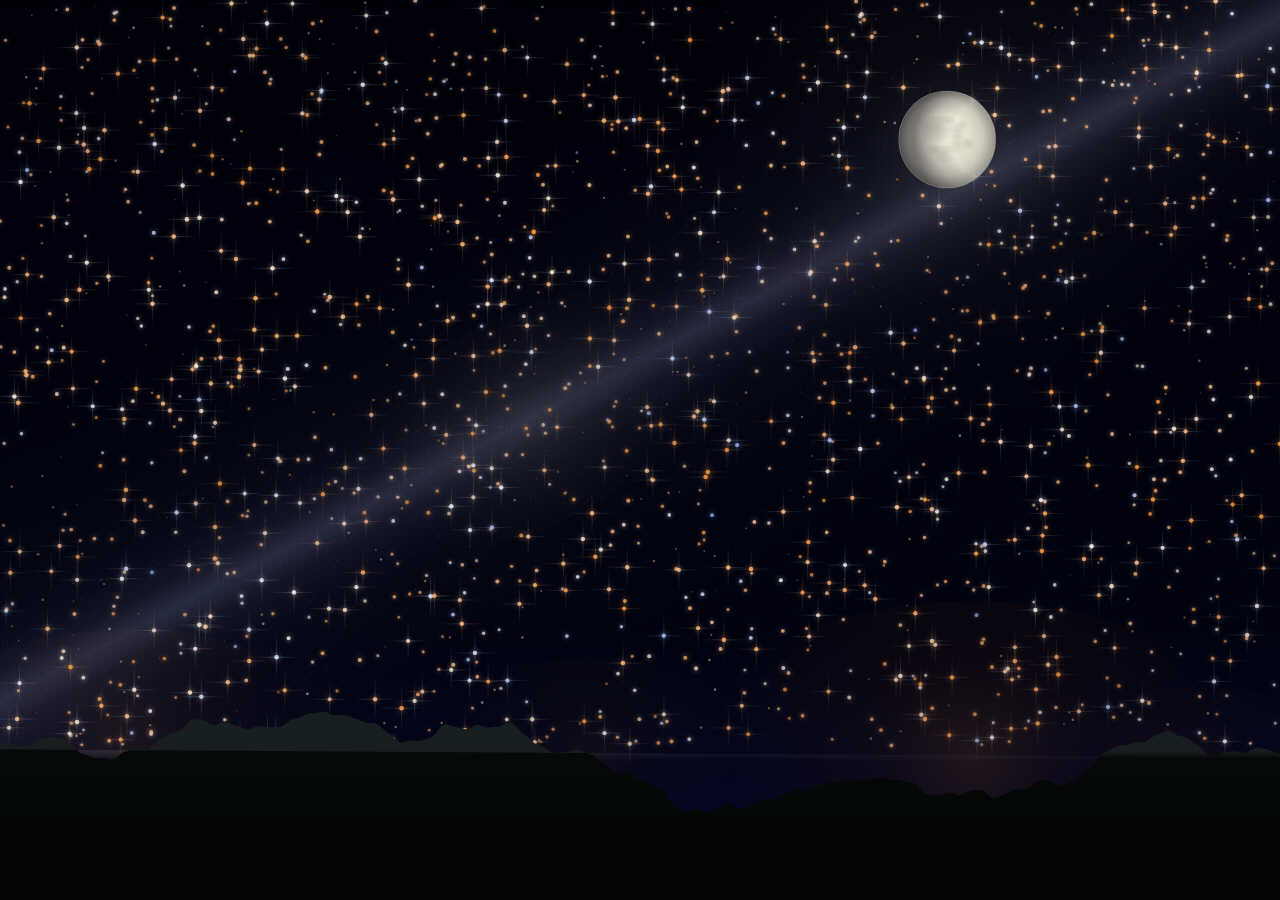
<file: index.html>
<!DOCTYPE html>
<html lang="en">
<head>
  <meta charset="UTF-8">
  <meta name="viewport" content="width=device-width,initial-scale=1,viewport-fit=cover">
  <meta name="apple-mobile-web-app-capable" content="yes">
  <meta name="apple-mobile-web-app-status-bar-style" content="black-translucent">
  <meta name="theme-color" content="#000008">
  <title>Cosmic Frontier</title>
  <link rel="stylesheet" href="css/style.css">
</head>
<body>
  <canvas id="scene-canvas"></canvas>
  <script src="js/scenes.js"></script>
</body>
</html>
</file>
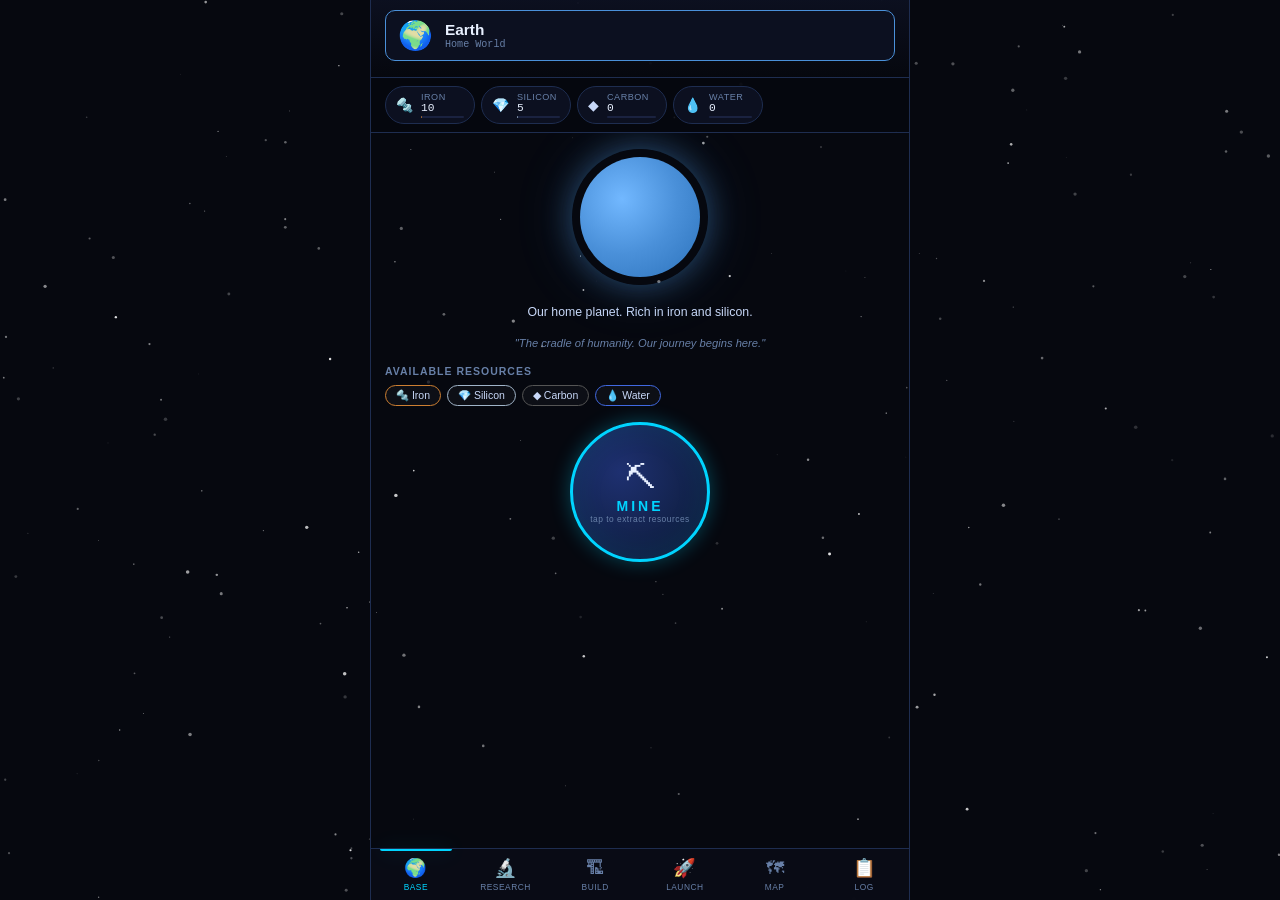
<file: cosmic-frontier-bundle.html>
<!DOCTYPE html>
<html lang="en">
<head>
  <meta charset="UTF-8">
  <meta name="viewport" content="width=device-width, initial-scale=1.0, maximum-scale=1.0, user-scalable=no">
  <meta name="apple-mobile-web-app-capable" content="yes">
  <meta name="apple-mobile-web-app-status-bar-style" content="black-translucent">
  <meta name="theme-color" content="#06080f">
  <title>Cosmic Frontier</title>
  <style>
/* ============================================================
   COSMIC FRONTIER - Stylesheet
   Dark space theme with neon accents and smooth animations
   ============================================================ */

/* ---- RESET & BASE ---- */
*, *::before, *::after { box-sizing: border-box; margin: 0; padding: 0; }

:root {
  --bg:          #06080f;
  --surface:     #0c1020;
  --surface2:    #121830;
  --surface3:    #1a2240;
  --border:      #1e2d50;
  --border2:     #2a3d6a;
  --text:        #c8d8f8;
  --text-dim:    #6880a8;
  --text-bright: #e8f0ff;
  --cyan:        #00d4ff;
  --gold:        #ffd700;
  --green:       #2ecc71;
  --red:         #e74c3c;
  --purple:      #9b59b6;
  --orange:      #f39c12;
  --pink:        #ff44aa;
  --font: -apple-system, BlinkMacSystemFont, 'Segoe UI', Roboto, sans-serif;
  --font-mono: 'Courier New', Courier, monospace;
  --radius: 10px;
  --radius-sm: 6px;
  --shadow: 0 4px 20px rgba(0,0,0,0.5);
  --glow-cyan: 0 0 20px rgba(0,212,255,0.3);
  --glow-gold: 0 0 20px rgba(255,215,0,0.3);
  --transition: 0.2s ease;
}

html, body {
  height: 100%;
  background: var(--bg);
  color: var(--text);
  font-family: var(--font);
  font-size: 14px;
  overflow: hidden;
  user-select: none;
  -webkit-tap-highlight-color: transparent;
}

/* ---- SCROLLBAR ---- */
::-webkit-scrollbar { width: 4px; }
::-webkit-scrollbar-track { background: var(--surface); }
::-webkit-scrollbar-thumb { background: var(--border2); border-radius: 2px; }

/* ---- STARFIELD ---- */
#starfield {
  position: fixed; inset: 0; z-index: 0;
  pointer-events: none;
}

/* ---- PARTICLES ---- */
#particles {
  position: fixed; inset: 0; z-index: 10;
  pointer-events: none;
}

.particle {
  position: absolute;
  width: 6px; height: 6px;
  border-radius: 50%;
  background: var(--cyan);
  animation: particle-burst 0.8s ease-out forwards;
}

@keyframes particle-burst {
  0%   { transform: translate(0,0) scale(1); opacity: 1; }
  100% { transform: translate(var(--tx), var(--ty)) scale(0); opacity: 0; }
}

/* ---- SPLASH SCREEN ---- */
#splash {
  position: fixed; inset: 0; z-index: 1000;
  display: flex; flex-direction: column;
  align-items: center; justify-content: center;
  background: var(--bg);
  transition: opacity 0.6s;
}

#splash.fade-out { opacity: 0; }

.splash-logo {
  font-size: 3.5rem;
  margin-bottom: 8px;
  animation: float 3s ease-in-out infinite;
}

.splash-title {
  font-size: 2rem;
  font-weight: 700;
  color: var(--cyan);
  letter-spacing: 3px;
  text-shadow: var(--glow-cyan);
  margin-bottom: 4px;
}

.splash-sub {
  font-size: 0.85rem;
  color: var(--text-dim);
  letter-spacing: 5px;
  margin-bottom: 40px;
}

.splash-bar-bg {
  width: 260px; height: 4px;
  background: var(--surface3);
  border-radius: 2px;
  overflow: hidden;
  margin-bottom: 12px;
}

.splash-bar-fill {
  height: 100%; width: 0%;
  background: linear-gradient(90deg, var(--cyan), var(--purple));
  transition: width 0.12s linear;
  box-shadow: 0 0 10px var(--cyan);
}

.splash-status {
  font-size: 0.75rem;
  color: var(--text-dim);
  font-family: var(--font-mono);
  letter-spacing: 1px;
}

/* ---- MAIN LAYOUT ---- */
#app {
  position: fixed; inset: 0; z-index: 1;
  display: flex; flex-direction: column;
  max-width: 540px;
  margin: 0 auto;
}

/* ---- HEADER ---- */
#location-header {
  background: linear-gradient(180deg, rgba(12,16,32,0.98) 0%, rgba(6,8,15,0.95) 100%);
  border-bottom: 1px solid var(--border);
  padding: 10px 14px;
  flex-shrink: 0;
  z-index: 5;
}

.location-badge {
  display: flex;
  align-items: center;
  gap: 12px;
  padding: 8px 12px;
  background: var(--surface);
  border: 1px solid;
  border-radius: var(--radius);
  margin-bottom: 6px;
}

.location-icon { font-size: 2rem; }

.location-name {
  font-size: 1.1rem;
  font-weight: 700;
  color: var(--text-bright);
}

.location-dist {
  font-size: 0.72rem;
  color: var(--text-dim);
  font-family: var(--font-mono);
}

.base-indicator {
  margin-left: auto;
  font-size: 0.7rem;
  color: var(--gold);
  background: rgba(255,215,0,0.1);
  padding: 3px 8px;
  border-radius: 12px;
  border: 1px solid rgba(255,215,0,0.3);
}

/* Mission inline */
.mission-inline {
  padding: 4px 0 2px;
}

.mission-label {
  font-size: 0.72rem;
  color: var(--cyan);
  margin-bottom: 4px;
  font-family: var(--font-mono);
}

.mission-bar-wrap {
  height: 4px;
  background: var(--surface3);
  border-radius: 2px;
  overflow: hidden;
}

.mission-bar {
  height: 100%;
  background: linear-gradient(90deg, var(--cyan), var(--purple));
  transition: width 0.5s linear;
  box-shadow: 0 0 8px var(--cyan);
  position: relative;
}

.mission-bar-wrap.big { height: 12px; border-radius: 6px; }
.mission-bar-wrap.big .mission-bar { border-radius: 6px; }

.thruster-glow {
  position: absolute; right: -4px; top: -4px; bottom: -4px; width: 12px;
  background: radial-gradient(ellipse, var(--cyan), transparent);
  animation: thruster 0.3s ease-in-out infinite alternate;
}

@keyframes thruster {
  from { opacity: 0.5; width: 10px; }
  to   { opacity: 1.0; width: 20px; }
}

/* ---- RESOURCES BAR ---- */
#resources-bar {
  display: flex;
  gap: 6px;
  padding: 8px 14px;
  overflow-x: auto;
  flex-shrink: 0;
  background: rgba(6,8,15,0.9);
  border-bottom: 1px solid var(--border);
  scrollbar-width: thin;
}

.resource-chip {
  display: flex;
  align-items: center;
  gap: 8px;
  background: var(--surface);
  border: 1px solid var(--border);
  border-radius: 20px;
  padding: 5px 10px;
  flex-shrink: 0;
  min-width: 90px;
  transition: border-color var(--transition);
  position: relative;
}

.resource-chip:hover { border-color: var(--res-color, var(--border2)); }

.res-icon { font-size: 1rem; }

.res-details { flex: 1; min-width: 0; }

.res-name {
  font-size: 0.65rem;
  color: var(--text-dim);
  text-transform: uppercase;
  letter-spacing: 0.5px;
}

.res-amount {
  font-size: 0.8rem;
  font-family: var(--font-mono);
  color: var(--text-bright);
  white-space: nowrap;
}

.res-rate {
  font-size: 0.65rem;
  color: var(--green);
}

.res-bar-bg {
  height: 2px;
  background: var(--surface3);
  border-radius: 1px;
  margin-top: 2px;
  overflow: hidden;
}

.res-bar-fill {
  height: 100%;
  border-radius: 1px;
  transition: width 0.5s;
}

/* ---- TAB CONTENT ---- */
#tab-area {
  flex: 1;
  overflow-y: auto;
  overflow-x: hidden;
  scrollbar-width: thin;
}

.tab-content { display: none; padding: 14px; }
.tab-content.active { display: block; }

/* ---- BOTTOM NAV ---- */
#bottom-nav {
  display: flex;
  background: rgba(10,12,22,0.98);
  border-top: 1px solid var(--border);
  flex-shrink: 0;
}

.tab-btn {
  flex: 1;
  display: flex;
  flex-direction: column;
  align-items: center;
  justify-content: center;
  padding: 8px 4px;
  background: transparent;
  border: none;
  color: var(--text-dim);
  cursor: pointer;
  font-size: 0.6rem;
  font-family: var(--font);
  gap: 3px;
  transition: color var(--transition), background var(--transition);
  position: relative;
  -webkit-tap-highlight-color: transparent;
}

.tab-btn .tab-icon { font-size: 1.3rem; }
.tab-btn .tab-label { letter-spacing: 0.5px; }

.tab-btn.active {
  color: var(--cyan);
}

.tab-btn.active::before {
  content: '';
  position: absolute;
  top: 0; left: 10%; right: 10%;
  height: 2px;
  background: var(--cyan);
  box-shadow: var(--glow-cyan);
  border-radius: 0 0 2px 2px;
}

.tab-btn:active { background: rgba(255,255,255,0.05); }

/* ---- BASE TAB ---- */
.base-view {
  display: flex;
  flex-direction: column;
  align-items: center;
  gap: 16px;
}

/* Planet visual */
.planet-container {
  position: relative;
  width: 140px; height: 140px;
  display: flex; align-items: center; justify-content: center;
}

.planet-sphere {
  width: 120px; height: 120px;
  border-radius: 50%;
  position: relative;
  animation: planet-rotate 20s linear infinite;
}

.planet-atmosphere {
  position: absolute; inset: -8px;
  border-radius: 50%;
}

.planet-ring {
  position: absolute;
  width: 160px; height: 40px;
  border-radius: 50%;
  border: 4px solid;
  top: 50%; left: 50%;
  transform: translate(-50%, -50%) rotateX(75deg);
  opacity: 0.7;
}

@keyframes planet-rotate {
  from { filter: hue-rotate(0deg); }
  to   { filter: hue-rotate(10deg); }
}

.location-desc {
  text-align: center;
  color: var(--text);
  font-size: 0.88rem;
  line-height: 1.5;
}

.flavor-text {
  text-align: center;
  color: var(--text-dim);
  font-style: italic;
  font-size: 0.8rem;
}

.available-resources { width: 100%; }
.available-resources h3 {
  font-size: 0.75rem;
  color: var(--text-dim);
  text-transform: uppercase;
  letter-spacing: 1px;
  margin-bottom: 8px;
}

.resource-tags { display: flex; flex-wrap: wrap; gap: 6px; }

.res-tag {
  padding: 3px 10px;
  border: 1px solid;
  border-radius: 12px;
  font-size: 0.75rem;
  background: rgba(255,255,255,0.03);
}

/* Mine Button */
.mine-btn {
  display: flex;
  flex-direction: column;
  align-items: center;
  justify-content: center;
  width: 140px; height: 140px;
  border-radius: 50%;
  background: radial-gradient(circle at 35% 35%, #1e3070, #0a1830);
  border: 3px solid var(--cyan);
  box-shadow: var(--glow-cyan), inset 0 0 30px rgba(0,212,255,0.1);
  cursor: pointer;
  color: var(--text-bright);
  transition: transform var(--transition), box-shadow var(--transition);
  -webkit-tap-highlight-color: transparent;
  position: relative;
  overflow: hidden;
}

.mine-btn::after {
  content: '';
  position: absolute; inset: 0;
  border-radius: 50%;
  background: radial-gradient(circle at 50% 50%, rgba(0,212,255,0.15), transparent 70%);
  opacity: 0;
  transition: opacity 0.1s;
}

.mine-btn:active, .mine-btn.mining {
  transform: scale(0.93);
  box-shadow: var(--glow-cyan), inset 0 0 50px rgba(0,212,255,0.25);
}

.mine-btn:active::after, .mine-btn.mining::after { opacity: 1; }

.mine-icon { font-size: 2.2rem; margin-bottom: 2px; }

.mine-text {
  font-size: 1rem;
  font-weight: 700;
  letter-spacing: 3px;
  color: var(--cyan);
}

.mine-sub {
  font-size: 0.6rem;
  color: var(--text-dim);
  letter-spacing: 0.5px;
}

.auto-prod {
  width: 100%;
  background: var(--surface);
  border: 1px solid var(--border);
  border-radius: var(--radius-sm);
  padding: 8px 12px;
  font-size: 0.78rem;
}

.auto-label { color: var(--gold); margin-right: 8px; }
.auto-rates { color: var(--green); }

.hint-box {
  width: 100%;
  background: rgba(255,215,0,0.05);
  border: 1px solid rgba(255,215,0,0.2);
  border-radius: var(--radius-sm);
  padding: 10px 14px;
  font-size: 0.8rem;
  color: var(--gold);
}

.secret-banner {
  width: 100%;
  background: rgba(0,212,255,0.08);
  border: 1px solid var(--cyan);
  border-radius: var(--radius-sm);
  padding: 10px 14px;
  font-size: 0.8rem;
  color: var(--cyan);
  text-align: center;
  animation: pulse-border 2s ease-in-out infinite;
}

@keyframes pulse-border {
  0%, 100% { box-shadow: 0 0 5px rgba(0,212,255,0.2); }
  50%       { box-shadow: 0 0 20px rgba(0,212,255,0.5); }
}

/* ---- RESEARCH TAB ---- */
.active-research {
  background: var(--surface);
  border: 1px solid var(--cyan);
  border-radius: var(--radius);
  padding: 12px;
  margin-bottom: 14px;
  box-shadow: var(--glow-cyan);
}

.ar-header {
  display: flex;
  justify-content: space-between;
  font-size: 0.8rem;
  margin-bottom: 8px;
}

.ar-header strong { color: var(--cyan); }

.ar-bar-bg {
  height: 6px;
  background: var(--surface3);
  border-radius: 3px;
  overflow: hidden;
  margin-bottom: 8px;
}

.ar-bar-fill {
  height: 100%;
  background: linear-gradient(90deg, var(--cyan), var(--purple));
  border-radius: 3px;
  transition: width 0.5s linear;
  box-shadow: 0 0 10px var(--cyan);
}

.cancel-btn {
  font-size: 0.72rem;
  color: var(--text-dim);
  background: transparent;
  border: 1px solid var(--border);
  border-radius: 4px;
  padding: 3px 10px;
  cursor: pointer;
}
.cancel-btn:hover { color: var(--red); border-color: var(--red); }

.research-queue {
  background: var(--surface);
  border: 1px dashed var(--border2);
  border-radius: var(--radius-sm);
  padding: 8px 12px;
  font-size: 0.75rem;
  color: var(--text-dim);
  margin-bottom: 12px;
}

.queue-item {
  display: inline-block;
  background: var(--surface3);
  padding: 2px 8px;
  border-radius: 4px;
  margin: 2px;
  font-size: 0.72rem;
}

.tech-tier { margin-bottom: 20px; }

.tier-title {
  font-size: 0.78rem;
  color: var(--text-dim);
  text-transform: uppercase;
  letter-spacing: 2px;
  margin-bottom: 10px;
  border-bottom: 1px solid var(--border);
  padding-bottom: 6px;
}

.tech-grid {
  display: grid;
  grid-template-columns: 1fr 1fr;
  gap: 8px;
}

.tech-card {
  background: var(--surface);
  border: 1px solid var(--border);
  border-radius: var(--radius);
  padding: 12px;
  display: flex;
  flex-direction: column;
  gap: 5px;
  transition: border-color var(--transition);
}

.tech-card.done {
  border-color: var(--green);
  background: rgba(46,204,113,0.05);
}

.tech-card.active {
  border-color: var(--cyan);
  box-shadow: var(--glow-cyan);
  animation: pulse-border 1.5s ease-in-out infinite;
}

.tech-card.locked {
  opacity: 0.5;
}

.tech-card.blocked {
  opacity: 0.6;
}

.tech-icon { font-size: 1.4rem; }
.tech-name { font-size: 0.82rem; font-weight: 700; color: var(--text-bright); }
.tech-desc { font-size: 0.72rem; color: var(--text-dim); line-height: 1.4; }

.tech-unlocks {
  font-size: 0.68rem;
  color: var(--purple);
  background: rgba(155,89,182,0.1);
  padding: 3px 6px;
  border-radius: 4px;
}

.tech-cost, .build-cost, .rocket-cost { display: flex; flex-wrap: wrap; gap: 3px; margin-top: 4px; }

.cost-item {
  font-size: 0.68rem;
  padding: 2px 6px;
  border-radius: 4px;
  font-family: var(--font-mono);
}

.cost-item.ok { color: var(--green); background: rgba(46,204,113,0.1); }
.cost-item.short { color: var(--red); background: rgba(231,76,60,0.1); }

.tech-status { margin-top: 4px; }

.done-badge { font-size: 0.7rem; color: var(--green); }
.active-badge { font-size: 0.7rem; color: var(--cyan); }
.blocked-badge { font-size: 0.7rem; color: var(--text-dim); }

.research-btn, .build-btn, .build-rocket-btn, .launch-target-btn {
  margin-top: 6px;
  padding: 7px 10px;
  border-radius: var(--radius-sm);
  border: none;
  background: linear-gradient(135deg, var(--cyan), var(--purple));
  color: white;
  font-size: 0.72rem;
  font-weight: 700;
  cursor: pointer;
  letter-spacing: 0.5px;
  transition: opacity var(--transition), transform var(--transition);
}

.research-btn:active, .build-btn:active, .build-rocket-btn:active { transform: scale(0.97); }
.research-btn.disabled, .build-btn.disabled, .build-rocket-btn.disabled {
  opacity: 0.35;
  cursor: not-allowed;
  background: var(--surface3);
  color: var(--text-dim);
}

/* ---- BUILD TAB ---- */
.build-view h3 {
  font-size: 0.78rem;
  color: var(--text-dim);
  text-transform: uppercase;
  letter-spacing: 2px;
  margin-bottom: 10px;
  margin-top: 14px;
}

.existing-buildings {
  display: flex;
  flex-wrap: wrap;
  gap: 6px;
  margin-bottom: 12px;
}

.building-existing {
  display: flex;
  align-items: center;
  gap: 6px;
  background: var(--surface);
  border: 1px solid var(--green);
  border-radius: 20px;
  padding: 4px 12px;
  font-size: 0.78rem;
  color: var(--green);
}

.building-count {
  font-family: var(--font-mono);
  font-weight: 700;
}

.build-grid {
  display: grid;
  grid-template-columns: 1fr 1fr;
  gap: 8px;
}

.build-card {
  background: var(--surface);
  border: 1px solid var(--border);
  border-radius: var(--radius);
  padding: 12px;
  display: flex;
  flex-direction: column;
  gap: 4px;
}

.build-card.locked { opacity: 0.5; }
.build-card.blocked { opacity: 0.65; }
.build-card.maxed { border-color: var(--gold); }

.build-icon { font-size: 1.4rem; }
.build-name { font-size: 0.82rem; font-weight: 700; color: var(--text-bright); }
.build-desc { font-size: 0.7rem; color: var(--text-dim); line-height: 1.4; }
.build-req, .rocket-req { font-size: 0.68rem; color: var(--text-dim); }
.maxed-label { font-size: 0.7rem; color: var(--gold); font-weight: 700; margin-top: 4px; }
.blocked-label { font-size: 0.7rem; color: var(--red); margin-top: 4px; }

.count-badge {
  font-size: 0.65rem;
  background: var(--surface3);
  padding: 1px 5px;
  border-radius: 8px;
  color: var(--gold);
}

/* ---- LAUNCH TAB ---- */
.active-mission {
  background: var(--surface);
  border: 1px solid var(--cyan);
  border-radius: var(--radius);
  padding: 14px;
  margin-bottom: 16px;
  box-shadow: var(--glow-cyan);
}

.mission-title {
  font-size: 0.75rem;
  color: var(--cyan);
  letter-spacing: 2px;
  margin-bottom: 8px;
  font-weight: 700;
}

.mission-detail {
  display: flex;
  align-items: center;
  justify-content: center;
  gap: 10px;
  font-size: 0.9rem;
  margin-bottom: 6px;
  color: var(--text-bright);
}

.mission-arrow { color: var(--cyan); font-size: 1rem; animation: blink 1s step-start infinite; }
@keyframes blink { 50% { opacity: 0.3; } }

.mission-rocket { font-size: 0.78rem; color: var(--text-dim); text-align: center; margin-bottom: 4px; }
.mission-time { font-size: 0.9rem; color: var(--gold); text-align: center; margin-bottom: 10px; font-family: var(--font-mono); }

.hangar-section { margin-bottom: 20px; }
.hangar-section h3, .build-rockets h3 {
  font-size: 0.78rem;
  color: var(--text-dim);
  text-transform: uppercase;
  letter-spacing: 2px;
  margin-bottom: 10px;
}

.empty-hint {
  color: var(--text-dim);
  font-size: 0.8rem;
  text-align: center;
  padding: 16px;
  background: var(--surface);
  border: 1px dashed var(--border);
  border-radius: var(--radius);
}

.hangar-list { display: flex; flex-direction: column; gap: 10px; }

.hangar-entry {
  background: var(--surface);
  border: 1px solid var(--border2);
  border-radius: var(--radius);
  padding: 12px;
}

.rocket-display {
  display: flex;
  align-items: center;
  gap: 10px;
  margin-bottom: 10px;
}

.rocket-icon-lg { font-size: 2rem; }
.rocket-name { font-size: 0.85rem; font-weight: 700; color: var(--text-bright); }
.rocket-desc { font-size: 0.72rem; color: var(--text-dim); }

.launch-targets {
  display: flex;
  flex-wrap: wrap;
  gap: 6px;
}

.launch-target-btn {
  padding: 6px 12px;
  border-radius: 16px;
  border: 1px solid var(--cyan);
  background: rgba(0,212,255,0.1);
  color: var(--cyan);
  font-size: 0.75rem;
  cursor: pointer;
  transition: background var(--transition);
}

.launch-target-btn:hover:not(.disabled) { background: rgba(0,212,255,0.2); }
.launch-target-btn.disabled {
  opacity: 0.4;
  cursor: not-allowed;
  border-color: var(--border);
  color: var(--text-dim);
  background: transparent;
}

.no-targets { font-size: 0.75rem; color: var(--text-dim); }

.rocket-grid {
  display: grid;
  grid-template-columns: 1fr 1fr;
  gap: 8px;
}

.rocket-card {
  background: var(--surface);
  border: 1px solid var(--border);
  border-radius: var(--radius);
  padding: 12px;
  display: flex;
  flex-direction: column;
  gap: 4px;
}

.rocket-card.locked { opacity: 0.5; }
.rocket-icon { font-size: 1.6rem; }
.rocket-name { font-size: 0.82rem; font-weight: 700; color: var(--text-bright); }
.rocket-tier { font-size: 0.65rem; color: var(--purple); text-transform: uppercase; }

/* ---- MAP TAB ---- */
.galaxy-map { display: flex; flex-direction: column; gap: 20px; }

.map-group {}
.map-group-title {
  font-size: 0.75rem;
  text-transform: uppercase;
  letter-spacing: 2px;
  color: var(--text-dim);
  margin-bottom: 10px;
}

.map-nodes {
  display: flex;
  flex-wrap: wrap;
  gap: 8px;
}

.map-node {
  flex: 1; min-width: 100px;
  background: var(--surface);
  border: 1px solid var(--border);
  border-radius: var(--radius);
  padding: 12px;
  text-align: center;
  cursor: pointer;
  transition: border-color var(--transition), transform var(--transition);
  position: relative;
}

.map-node:hover { border-color: var(--loc-color, var(--border2)); transform: translateY(-2px); }

.map-node.current {
  border-color: var(--loc-color, var(--cyan));
  box-shadow: 0 0 15px rgba(var(--loc-color), 0.3);
}

.map-node.unknown { opacity: 0.4; cursor: default; }

.map-node-icon { font-size: 1.8rem; margin-bottom: 4px; }
.map-node-name { font-size: 0.78rem; font-weight: 700; color: var(--text-bright); }
.map-node-dist { font-size: 0.65rem; color: var(--text-dim); font-family: var(--font-mono); margin-top: 2px; }

.here-badge {
  position: absolute;
  top: -8px; left: 50%; transform: translateX(-50%);
  background: var(--cyan);
  color: var(--bg);
  font-size: 0.55rem;
  font-weight: 700;
  padding: 2px 6px;
  border-radius: 8px;
  white-space: nowrap;
  letter-spacing: 0.5px;
}

.base-badge {
  font-size: 0.6rem;
  color: var(--gold);
  background: rgba(255,215,0,0.1);
  border-radius: 4px;
  padding: 2px 4px;
  margin-top: 4px;
  display: inline-block;
}

.secret-badge {
  font-size: 0.6rem;
  color: var(--cyan);
  background: rgba(0,212,255,0.1);
  border-radius: 4px;
  padding: 2px 4px;
  margin-top: 2px;
  display: inline-block;
}

/* ---- LOG TAB ---- */
.log-view { display: flex; flex-direction: column; gap: 16px; }

.stats-panel, .achievements-panel, .save-panel {
  background: var(--surface);
  border: 1px solid var(--border);
  border-radius: var(--radius);
  padding: 14px;
}

.stats-panel h3, .achievements-panel h3 {
  font-size: 0.75rem;
  color: var(--text-dim);
  text-transform: uppercase;
  letter-spacing: 2px;
  margin-bottom: 12px;
}

.stats-grid {
  display: grid;
  grid-template-columns: 1fr 1fr;
  gap: 8px;
}

.stat-item {
  display: flex;
  justify-content: space-between;
  font-size: 0.78rem;
  background: var(--surface2);
  padding: 6px 10px;
  border-radius: var(--radius-sm);
}

.stat-item span:first-child { color: var(--text-dim); }
.stat-item span:last-child { color: var(--cyan); font-family: var(--font-mono); }

.achievement-list { display: flex; flex-direction: column; gap: 6px; }

.achievement {
  display: flex;
  align-items: center;
  gap: 10px;
  background: var(--surface2);
  border-radius: var(--radius-sm);
  padding: 8px 10px;
  border: 1px solid transparent;
}

.achievement.earned { border-color: var(--gold); background: rgba(255,215,0,0.05); }
.achievement.locked { opacity: 0.4; }

.ach-icon { font-size: 1.2rem; }
.ach-info { flex: 1; }
.ach-name { font-size: 0.8rem; font-weight: 700; color: var(--text-bright); }
.ach-desc { font-size: 0.7rem; color: var(--text-dim); }
.ach-check { color: var(--gold); }

.save-panel {
  display: flex;
  gap: 10px;
  justify-content: center;
}

.save-btn, .reset-btn {
  padding: 10px 20px;
  border-radius: var(--radius-sm);
  border: none;
  cursor: pointer;
  font-size: 0.8rem;
  font-weight: 700;
  transition: opacity var(--transition);
}

.save-btn { background: var(--green); color: white; }
.reset-btn { background: var(--red); color: white; }
.save-btn:hover, .reset-btn:hover { opacity: 0.85; }

/* ---- OVERLAYS ---- */
.overlay {
  position: fixed; inset: 0; z-index: 100;
  background: rgba(0,0,0,0.85);
  display: none;
  align-items: center;
  justify-content: center;
  padding: 20px;
}

.overlay.active { display: flex; }

.overlay-box {
  background: var(--surface);
  border: 1px solid var(--border2);
  border-radius: var(--radius);
  padding: 24px;
  max-width: 420px;
  width: 100%;
  max-height: 85vh;
  overflow-y: auto;
  text-align: center;
  position: relative;
}

/* Secret overlay */
#secret-overlay .overlay-box {
  border-color: var(--cyan);
  box-shadow: var(--glow-cyan), 0 0 80px rgba(0,212,255,0.1);
}

.secret-title {
  font-size: 1.1rem;
  font-weight: 700;
  color: var(--cyan);
  text-shadow: var(--glow-cyan);
  letter-spacing: 1px;
  margin-bottom: 20px;
  animation: pulse-border 1.5s ease-in-out infinite;
}

.secret-messages { display: flex; flex-direction: column; gap: 12px; margin-bottom: 20px; }

.secret-message {
  background: var(--surface2);
  border-left: 3px solid var(--cyan);
  padding: 10px 14px;
  border-radius: 0 var(--radius-sm) var(--radius-sm) 0;
  font-size: 0.82rem;
  color: var(--text);
  text-align: left;
  opacity: 0;
  transform: translateX(-20px);
  transition: opacity 0.5s, transform 0.5s;
}

.secret-message.show { opacity: 1; transform: translateX(0); }

.secret-close-btn {
  padding: 12px 30px;
  background: linear-gradient(135deg, var(--cyan), var(--purple));
  border: none;
  border-radius: var(--radius-sm);
  color: white;
  font-size: 0.88rem;
  font-weight: 700;
  cursor: pointer;
  letter-spacing: 2px;
  box-shadow: var(--glow-cyan);
  animation: pulse-border 1s ease-in-out infinite;
}

/* Arrival overlay */
.arrival-icon { font-size: 4rem; margin-bottom: 10px; animation: float 2s ease-in-out infinite; }
.arrival-name { font-size: 1.4rem; font-weight: 700; color: var(--text-bright); margin-bottom: 4px; }
.arrival-dist { font-size: 0.78rem; color: var(--text-dim); font-family: var(--font-mono); margin-bottom: 12px; }
.arrival-flavor { font-style: italic; color: var(--text-dim); margin-bottom: 16px; font-size: 0.85rem; }
.arrival-resources { font-size: 0.78rem; color: var(--text); margin-bottom: 20px; }

#arrival-overlay .overlay-box button {
  padding: 12px 30px;
  background: linear-gradient(135deg, var(--cyan), var(--purple));
  border: none;
  border-radius: var(--radius-sm);
  color: white;
  font-size: 0.88rem;
  font-weight: 700;
  cursor: pointer;
}

/* Offline overlay */
.offline-title { font-size: 1.2rem; font-weight: 700; color: var(--gold); margin-bottom: 8px; }
.offline-time { font-size: 0.85rem; color: var(--text-dim); margin-bottom: 16px; }
.offline-subtitle { font-size: 0.78rem; color: var(--text-dim); margin-bottom: 10px; }
.offline-resources { display: flex; flex-direction: column; gap: 6px; margin-bottom: 20px; }
.offline-resource {
  background: var(--surface2);
  border-radius: var(--radius-sm);
  padding: 6px 12px;
  font-size: 0.8rem;
  color: var(--green);
  text-align: left;
}

#offline-overlay .overlay-box button {
  padding: 10px 24px;
  background: var(--green);
  border: none;
  border-radius: var(--radius-sm);
  color: white;
  font-weight: 700;
  cursor: pointer;
}

/* ---- NOTIFICATIONS ---- */
#notifications {
  position: fixed;
  top: 10px; right: 10px;
  z-index: 200;
  display: flex;
  flex-direction: column;
  gap: 6px;
  max-width: 300px;
  pointer-events: none;
}

.notification {
  background: var(--surface2);
  border: 1px solid var(--border2);
  border-radius: var(--radius-sm);
  padding: 10px 14px;
  font-size: 0.8rem;
  color: var(--text);
  opacity: 0;
  transform: translateX(30px);
  transition: opacity 0.3s, transform 0.3s;
  pointer-events: auto;
}

.notification.show { opacity: 1; transform: translateX(0); }
.notification.success { border-color: var(--green); color: var(--green); }
.notification.error { border-color: var(--red); color: var(--red); }
.notification.warning { border-color: var(--orange); color: var(--orange); }
.notification.info { border-color: var(--cyan); color: var(--cyan); }
.notification.launch { border-color: var(--purple); color: var(--purple); }

.notification.achievement-popup {
  background: var(--surface);
  border-color: var(--gold);
  color: var(--gold);
  max-width: 280px;
}

.ach-popup-inner { display: flex; align-items: center; gap: 10px; }
.ach-popup-icon { font-size: 1.5rem; }
.ach-popup-title { font-size: 0.65rem; text-transform: uppercase; letter-spacing: 1px; opacity: 0.7; }
.ach-popup-name { font-size: 0.85rem; font-weight: 700; }
.ach-popup-desc { font-size: 0.72rem; opacity: 0.8; }

/* ---- FLOATING TEXT ---- */
.float-text {
  position: fixed;
  z-index: 150;
  font-size: 0.9rem;
  font-weight: 700;
  font-family: var(--font-mono);
  pointer-events: none;
  opacity: 0;
  transform: translateY(0);
  transition: none;
  text-shadow: 0 1px 4px rgba(0,0,0,0.8);
}

.float-text.float-up {
  animation: float-up 1.2s ease-out forwards;
}

@keyframes float-up {
  0%   { opacity: 1; transform: translateY(0); }
  80%  { opacity: 1; transform: translateY(-60px); }
  100% { opacity: 0; transform: translateY(-80px); }
}

/* ---- TUTORIAL ---- */
#tutorial-popup {
  position: fixed;
  bottom: 80px; left: 50%; transform: translateX(-50%);
  z-index: 300;
  width: calc(100% - 40px);
  max-width: 400px;
  background: var(--surface);
  border: 1px solid var(--cyan);
  border-radius: var(--radius);
  box-shadow: var(--glow-cyan), var(--shadow);
  opacity: 0;
  transition: opacity 0.3s;
  pointer-events: none;
}

#tutorial-popup.show { opacity: 1; pointer-events: auto; }

.tutorial-inner { padding: 16px; }
.tutorial-title { font-size: 0.9rem; font-weight: 700; color: var(--cyan); margin-bottom: 8px; }
.tutorial-text { font-size: 0.8rem; color: var(--text); line-height: 1.5; margin-bottom: 12px; }

.tutorial-footer {
  display: flex;
  justify-content: space-between;
  align-items: center;
}

.tutorial-footer span { font-size: 0.72rem; color: var(--text-dim); }

.tutorial-footer button {
  padding: 8px 16px;
  background: var(--cyan);
  color: var(--bg);
  border: none;
  border-radius: var(--radius-sm);
  font-size: 0.78rem;
  font-weight: 700;
  cursor: pointer;
}

.tutorial-highlight {
  animation: highlight-pulse 0.8s ease-in-out 3;
}

@keyframes highlight-pulse {
  0%, 100% { box-shadow: none; }
  50%       { box-shadow: 0 0 0 4px var(--cyan), var(--glow-cyan); }
}

/* ---- UTILITIES ---- */
@keyframes float {
  0%, 100% { transform: translateY(0); }
  50%       { transform: translateY(-8px); }
}

.no-resources {
  color: var(--text-dim);
  font-size: 0.8rem;
  padding: 8px;
  font-style: italic;
}

/* ---- RESPONSIVE ---- */
@media (max-width: 360px) {
  .tech-grid, .build-grid, .rocket-grid { grid-template-columns: 1fr; }
}

@media (min-width: 540px) {
  #app {
    border-left: 1px solid var(--border);
    border-right: 1px solid var(--border);
  }
}

  </style>
</head>
<body>
<canvas id="starfield"></canvas>
<div id="particles"></div>
<div id="splash">
  <div class="splash-logo">🚀</div>
  <div class="splash-title">COSMIC FRONTIER</div>
  <div class="splash-sub">DEEP SPACE EXPLORATION</div>
  <div class="splash-bar-bg"><div class="splash-bar-fill"></div></div>
  <div class="splash-status">Initializing systems...</div>
</div>
<div id="app">
  <div id="location-header"></div>
  <div id="resources-bar"></div>
  <div id="tab-area">
    <div class="tab-content active" id="tab-base"></div>
    <div class="tab-content" id="tab-research"></div>
    <div class="tab-content" id="tab-build"></div>
    <div class="tab-content" id="tab-launch"></div>
    <div class="tab-content" id="tab-map"></div>
    <div class="tab-content" id="tab-log"></div>
  </div>
  <nav id="bottom-nav">
    <button class="tab-btn active" data-tab="base"><span class="tab-icon">🌍</span><span class="tab-label">BASE</span></button>
    <button class="tab-btn" data-tab="research"><span class="tab-icon">🔬</span><span class="tab-label">RESEARCH</span></button>
    <button class="tab-btn" data-tab="build"><span class="tab-icon">🏗</span><span class="tab-label">BUILD</span></button>
    <button class="tab-btn" data-tab="launch"><span class="tab-icon">🚀</span><span class="tab-label">LAUNCH</span></button>
    <button class="tab-btn" data-tab="map"><span class="tab-icon">🗺</span><span class="tab-label">MAP</span></button>
    <button class="tab-btn" data-tab="log"><span class="tab-icon">📋</span><span class="tab-label">LOG</span></button>
  </nav>
</div>
<div class="overlay" id="secret-overlay"><div class="overlay-box"><div id="secret-content"></div></div></div>
<div class="overlay" id="arrival-overlay"><div class="overlay-box"><div id="arrival-content"></div></div></div>
<div class="overlay" id="offline-overlay"><div class="overlay-box"><div id="offline-content"></div></div></div>
<div id="notifications"></div>
<div id="tutorial-popup"></div>
<script>
// ==== config.js ====
// ============================================================
// COSMIC FRONTIER - Game Configuration
// All game data: locations, resources, technologies, buildings
// ============================================================

const CONFIG = {

  // ---- RESOURCES ----
  RESOURCES: {
    iron:          { name: 'Iron',          icon: '🔩', color: '#cd7f32', desc: 'Basic structural metal' },
    silicon:       { name: 'Silicon',       icon: '💎', color: '#a0b4c8', desc: 'Electronics and solar panels' },
    carbon:        { name: 'Carbon',        icon: '◆',  color: '#555', desc: 'Versatile construction material' },
    water:         { name: 'Water',         icon: '💧', color: '#4169e1', desc: 'Fuel & life support' },
    helium3:       { name: 'Helium-3',      icon: '⚡', color: '#ffd700', desc: 'Clean fusion fuel' },
    titanium:      { name: 'Titanium',      icon: '🔷', color: '#b0c4de', desc: 'Super-strong alloy metal' },
    platinum:      { name: 'Platinum',      icon: '✦',  color: '#e5e4e2', desc: 'Rare catalyst' },
    regolith:      { name: 'Regolith',      icon: '🪨', color: '#a8917a', desc: 'Lunar surface material' },
    ice:           { name: 'Ice',           icon: '❄️',  color: '#a8d8ea', desc: 'Water ice deposits' },
    hydrogen:      { name: 'Hydrogen',      icon: '○',  color: '#e0f0ff', desc: 'Rocket propellant' },
    methane:       { name: 'Methane',       icon: '🌫️', color: '#88aa66', desc: 'Hydrocarbon fuel' },
    crystals:      { name: 'Crystals',      icon: '💠', color: '#9b59b6', desc: 'Resonant cosmic crystals' },
    nitrogen:      { name: 'Nitrogen',      icon: '🌀', color: '#aaccff', desc: 'Atmospheric gas' },
    diamonds:      { name: 'Diamonds',      icon: '💍', color: '#b9f2ff', desc: 'Extreme pressure gem' },
    neutronium:    { name: 'Neutronium',    icon: '⬛', color: '#222', desc: 'Ultra-dense neutron matter' },
    exoticMatter:  { name: 'Exotic Matter', icon: '✧',  color: '#ff44ff', desc: 'Negative mass particles' },
    darkMatter:    { name: 'Dark Matter',   icon: '◉',  color: '#330055', desc: 'Invisible binding force' },
    alienCrystals: { name: 'Alien Crystals',icon: '⬡',  color: '#00ff88', desc: 'Ancient alien tech artifact' },
    quantumDust:   { name: 'Quantum Dust',  icon: '✨', color: '#ff88ff', desc: 'Entangled particle clouds' },
    antimatter:    { name: 'Antimatter',    icon: '⊛',  color: '#ff2200', desc: 'Annihilation fuel' },
    voidEssence:   { name: 'Void Essence',  icon: '◈',  color: '#110022', desc: 'Essence of nothingness' },
  },

  // ---- LOCATIONS ----
  LOCATIONS: {
    earth: {
      name: 'Earth', icon: '🌍', color: '#4a90d9', ringColor: null,
      distance: 0, distanceUnit: 'AU',
      description: 'Our home planet. Rich in iron and silicon.',
      resources: ['iron', 'silicon', 'carbon', 'water'],
      baseYield: { iron: 1.0, silicon: 0.6, carbon: 0.4, water: 0.3 },
      unlocked: true,
      flavorText: 'The cradle of humanity. Our journey begins here.',
    },
    moon: {
      name: 'The Moon', icon: '🌕', color: '#aaaaaa', ringColor: null,
      distance: 0.0026, distanceUnit: 'AU',
      description: 'Earth\'s natural satellite. Contains helium-3 from solar winds.',
      resources: ['iron', 'silicon', 'regolith', 'helium3'],
      baseYield: { iron: 0.8, silicon: 0.5, regolith: 1.2, helium3: 0.3 },
      unlocked: false,
      requires: { tech: 'chemical_rockets' },
      flavorText: 'Humanity\'s first step beyond Earth.',
    },
    mars: {
      name: 'Mars', icon: '🔴', color: '#c1440e', ringColor: null,
      distance: 1.52, distanceUnit: 'AU',
      description: 'The Red Planet. Vast mineral reserves beneath the rusty surface.',
      resources: ['iron', 'silicon', 'carbon', 'ice'],
      baseYield: { iron: 1.5, silicon: 0.8, carbon: 0.7, ice: 0.5 },
      unlocked: false,
      requires: { tech: 'ion_propulsion' },
      flavorText: 'The Red Planet beckons. Terraform or mine?',
    },
    asteroidBelt: {
      name: 'Asteroid Belt', icon: '🪨', color: '#8b7355', ringColor: null,
      distance: 2.7, distanceUnit: 'AU',
      description: 'Millions of rocky bodies rich in rare metals.',
      resources: ['iron', 'titanium', 'platinum', 'carbon'],
      baseYield: { iron: 2.5, titanium: 1.0, platinum: 0.4, carbon: 0.8 },
      unlocked: false,
      requires: { tech: 'deep_space_nav' },
      flavorText: 'Untold riches float freely here.',
    },
    jupiter: {
      name: 'Jupiter', icon: '🟠', color: '#c88b3a', ringColor: null,
      distance: 5.2, distanceUnit: 'AU',
      description: 'The gas giant. Harvest hydrogen and helium-3 from the atmosphere.',
      resources: ['hydrogen', 'helium3', 'ice'],
      baseYield: { hydrogen: 3.0, helium3: 1.2, ice: 0.8 },
      unlocked: false,
      requires: { tech: 'nuclear_thermal' },
      flavorText: 'The Great Red Spot swirls with ancient storms.',
    },
    europa: {
      name: 'Europa', icon: '⚪', color: '#d4e8f0', ringColor: null,
      distance: 5.2, distanceUnit: 'AU',
      description: 'Jupiter\'s icy moon. A subsurface ocean hides beneath the ice.',
      resources: ['ice', 'silicon', 'carbon', 'water'],
      baseYield: { ice: 2.0, silicon: 0.6, carbon: 0.5, water: 1.5 },
      unlocked: false,
      requires: { base: 'jupiter' },
      flavorText: 'Life may lurk beneath the frozen shell...',
    },
    saturn: {
      name: 'Saturn', icon: '🪐', color: '#e8d5a3', ringColor: '#f0e68c',
      distance: 9.58, distanceUnit: 'AU',
      description: 'Ringed gas giant. The rings are rich in ice and minerals.',
      resources: ['hydrogen', 'helium3', 'ice', 'crystals'],
      baseYield: { hydrogen: 2.5, helium3: 1.5, ice: 2.0, crystals: 0.3 },
      unlocked: false,
      requires: { tech: 'antimatter_init' },
      flavorText: 'The most beautiful planet in the solar system.',
    },
    titan: {
      name: 'Titan', icon: '🟡', color: '#f4a460', ringColor: null,
      distance: 9.58, distanceUnit: 'AU',
      description: 'Saturn\'s largest moon. Thick atmosphere of nitrogen and methane.',
      resources: ['nitrogen', 'methane', 'crystals', 'ice'],
      baseYield: { nitrogen: 2.0, methane: 1.8, crystals: 0.8, ice: 1.0 },
      unlocked: false,
      requires: { base: 'saturn' },
      secret: true,
      secretThreshold: 500, // crystals mined to trigger secret
      flavorText: 'Strange orange skies hide ancient secrets...',
    },
    uranus: {
      name: 'Uranus', icon: '🔵', color: '#7de8e8', ringColor: '#5cc0c0',
      distance: 19.2, distanceUnit: 'AU',
      description: 'Ice giant tilted on its side. Rich in exotic ices and diamonds.',
      resources: ['ice', 'diamonds', 'methane', 'exoticMatter'],
      baseYield: { ice: 3.0, diamonds: 0.5, methane: 2.0, exoticMatter: 0.1 },
      unlocked: false,
      requires: { tech: 'quantum_propulsion' },
      flavorText: 'Pressure here forges diamonds from carbon.',
    },
    neptune: {
      name: 'Neptune', icon: '🟣', color: '#3f54ba', ringColor: '#2a3888',
      distance: 30.1, distanceUnit: 'AU',
      description: 'The most distant true planet. Fierce winds carry exotic matter.',
      resources: ['ice', 'helium3', 'diamonds', 'neutronium'],
      baseYield: { ice: 2.5, helium3: 2.0, diamonds: 0.8, neutronium: 0.2 },
      unlocked: false,
      requires: { tech: 'quantum_propulsion' },
      flavorText: 'Supersonic winds of 2100 km/h scour the surface.',
    },
    kuiperBelt: {
      name: 'Kuiper Belt', icon: '🌌', color: '#6a8bad', ringColor: null,
      distance: 40, distanceUnit: 'AU',
      description: 'The outer solar system belt. Gateway to interstellar space.',
      resources: ['ice', 'platinum', 'exoticMatter', 'quantumDust'],
      baseYield: { ice: 2.0, platinum: 1.0, exoticMatter: 0.5, quantumDust: 0.2 },
      unlocked: false,
      requires: { tech: 'warp_coils' },
      secret: true,
      secretThreshold: 200,
      flavorText: 'At the edge of the solar system, reality grows thin.',
    },
    proxima: {
      name: 'Proxima Centauri', icon: '⭐', color: '#ff6b6b', ringColor: null,
      distance: 4.24, distanceUnit: 'LY',
      description: 'The nearest star to our Sun. An alien system awaits.',
      resources: ['alienCrystals', 'exoticMatter', 'quantumDust', 'darkMatter'],
      baseYield: { alienCrystals: 1.5, exoticMatter: 1.0, quantumDust: 0.8, darkMatter: 0.3 },
      unlocked: false,
      requires: { tech: 'warp_drive' },
      flavorText: 'Another sun. Another hope. The stars are within reach.',
    },
    proximaB: {
      name: 'Proxima b', icon: '🌑', color: '#882200', ringColor: null,
      distance: 4.24, distanceUnit: 'LY',
      description: 'A rocky world in Proxima\'s habitable zone.',
      resources: ['alienCrystals', 'iron', 'darkMatter', 'voidEssence'],
      baseYield: { alienCrystals: 2.0, iron: 3.0, darkMatter: 0.5, voidEssence: 0.1 },
      unlocked: false,
      requires: { base: 'proxima' },
      secret: true,
      secretThreshold: 100,
      flavorText: 'Ancient ruins cover the surface. Someone was here before us.',
    },
    alphaCentauri: {
      name: 'Alpha Centauri', icon: '🌟', color: '#ffdd44', ringColor: null,
      distance: 4.37, distanceUnit: 'LY',
      description: 'A binary star system. Two suns, immense energy available.',
      resources: ['darkMatter', 'antimatter', 'quantumDust', 'voidEssence'],
      baseYield: { darkMatter: 1.0, antimatter: 0.5, quantumDust: 1.5, voidEssence: 0.3 },
      unlocked: false,
      requires: { tech: 'hyperdrive' },
      flavorText: 'Two suns bathe this system in golden light.',
    },
    voidNexus: {
      name: 'The Void Nexus', icon: '🌀', color: '#220033', ringColor: '#440066',
      distance: 1000, distanceUnit: 'LY',
      description: 'A tear in spacetime itself. The ultimate frontier.',
      resources: ['voidEssence', 'antimatter', 'darkMatter', 'alienCrystals'],
      baseYield: { voidEssence: 2.0, antimatter: 1.5, darkMatter: 2.0, alienCrystals: 1.0 },
      unlocked: false,
      requires: { tech: 'void_navigation' },
      flavorText: 'Beyond this point, the laws of physics are... suggestions.',
    },
  },

  // ---- TECHNOLOGIES ----
  TECHS: {
    // === TIER 0: Earth Foundation ===
    basic_mining: {
      name: 'Advanced Mining Drills',
      tier: 0, icon: '⛏',
      desc: 'Improved drill heads increase mining speed by 75%.',
      cost: { iron: 30, silicon: 10 },
      researchTime: 8,
      effect: { miningMultiplier: 1.75 },
      unlocks: [],
      requires: [],
    },
    solar_panels: {
      name: 'Solar Panels',
      tier: 0, icon: '☀️',
      desc: 'Harness solar energy to power auto-miners.',
      cost: { iron: 40, silicon: 30 },
      researchTime: 12,
      effect: { enableAutoMine: true },
      unlocks: ['auto_miner'],
      requires: ['basic_mining'],
    },
    chemical_rockets: {
      name: 'Chemical Rockets',
      tier: 0, icon: '🚀',
      desc: 'Basic rocket propulsion. Enables travel to the Moon.',
      cost: { iron: 80, silicon: 40, carbon: 20 },
      researchTime: 30,
      effect: {},
      unlocks: ['rocket_basic'],
      requires: ['solar_panels'],
      unlockLocation: 'moon',
    },

    // === TIER 1: Inner Solar System ===
    fuel_refinement: {
      name: 'Fuel Refinement',
      tier: 1, icon: '⚗️',
      desc: 'Refine helium-3 for better fuel efficiency. Mining yields +50%.',
      cost: { iron: 120, silicon: 80, helium3: 20 },
      researchTime: 45,
      effect: { miningMultiplier: 1.5 },
      unlocks: [],
      requires: ['chemical_rockets'],
    },
    ion_propulsion: {
      name: 'Ion Propulsion',
      tier: 1, icon: '⚡',
      desc: 'Electrically accelerated ions for efficient deep space travel. Unlocks Mars.',
      cost: { iron: 200, silicon: 150, helium3: 50 },
      researchTime: 60,
      effect: {},
      unlocks: ['rocket_ion'],
      requires: ['fuel_refinement'],
      unlockLocation: 'mars',
    },
    base_construction: {
      name: 'Base Construction',
      tier: 1, icon: '🏗',
      desc: 'Build permanent outposts on other worlds.',
      cost: { iron: 150, silicon: 100, carbon: 80 },
      researchTime: 50,
      effect: { enableBases: true },
      unlocks: ['base_module'],
      requires: ['chemical_rockets'],
    },
    deep_space_nav: {
      name: 'Deep Space Navigation',
      tier: 1, icon: '🗺',
      desc: 'Advanced navigation for the outer solar system. Unlocks Asteroid Belt.',
      cost: { iron: 300, silicon: 200, carbon: 100, helium3: 80 },
      researchTime: 90,
      effect: {},
      unlocks: ['rocket_heavy'],
      requires: ['ion_propulsion', 'base_construction'],
      unlockLocation: 'asteroidBelt',
    },

    // === TIER 2: Outer Solar System ===
    nuclear_thermal: {
      name: 'Nuclear Thermal Drive',
      tier: 2, icon: '☢️',
      desc: 'Nuclear-heated propellant for high thrust. Unlocks Jupiter.',
      cost: { iron: 500, titanium: 200, helium3: 150, silicon: 300 },
      researchTime: 120,
      effect: { miningMultiplier: 2.0 },
      unlocks: ['rocket_nuclear'],
      requires: ['deep_space_nav'],
      unlockLocation: 'jupiter',
    },
    antimatter_init: {
      name: 'Antimatter Research',
      tier: 2, icon: '⊛',
      desc: 'Initial studies into antimatter production. Unlocks Saturn.',
      cost: { titanium: 400, platinum: 100, helium3: 300, silicon: 500 },
      researchTime: 180,
      effect: {},
      unlocks: ['rocket_antimatter_basic'],
      requires: ['nuclear_thermal'],
      unlockLocation: 'saturn',
    },
    cryo_tech: {
      name: 'Cryogenic Technology',
      tier: 2, icon: '❄️',
      desc: 'Store resources in cryogenic tanks. Storage capacity ×5.',
      cost: { titanium: 300, ice: 200, silicon: 400 },
      researchTime: 150,
      effect: { storageMultiplier: 5 },
      unlocks: [],
      requires: ['nuclear_thermal'],
    },

    // === TIER 3: Secret of Titan (Unlocked by Titan discovery) ===
    quantum_propulsion: {
      name: 'Quantum Propulsion',
      tier: 3, icon: '🌀',
      desc: '[ CLASSIFIED - TITAN DISCOVERY ] Exploit quantum tunneling for FTL-adjacent travel. Unlocks outer planets.',
      cost: { crystals: 500, helium3: 1000, titanium: 800, exoticMatter: 50 },
      researchTime: 300,
      effect: { miningMultiplier: 3.0 },
      unlocks: ['rocket_quantum'],
      requires: [], // unlocked by event
      locked: true,
      unlockLocation: 'uranus',
      unlockLocationAlt: 'neptune',
    },
    warp_coils: {
      name: 'Warp Field Coils',
      tier: 3, icon: '〰️',
      desc: '[ CLASSIFIED ] Coils that distort spacetime around a vessel. Unlocks Kuiper Belt.',
      cost: { crystals: 800, exoticMatter: 200, diamonds: 100, quantumDust: 50 },
      researchTime: 360,
      effect: {},
      unlocks: ['rocket_warp'],
      requires: ['quantum_propulsion'],
      locked: true,
      unlockLocation: 'kuiperBelt',
    },
    warp_drive: {
      name: 'Warp Drive',
      tier: 3, icon: '🚀',
      desc: '[ CLASSIFIED ] Full warp drive. Faster-than-light travel. Unlocks nearby stars.',
      cost: { exoticMatter: 500, quantumDust: 300, crystals: 1000, darkMatter: 100 },
      researchTime: 600,
      effect: { miningMultiplier: 4.0 },
      unlocks: ['rocket_warp_full'],
      requires: ['warp_coils'],
      locked: true,
      unlockLocation: 'proxima',
    },

    // === TIER 4: Interstellar (Unlocked by Kuiper Belt secret) ===
    dark_matter_engine: {
      name: 'Dark Matter Engine',
      tier: 4, icon: '◉',
      desc: '[ BEYOND HUMAN SCIENCE ] Harness dark matter for virtually unlimited propulsion.',
      cost: { darkMatter: 500, antimatter: 200, voidEssence: 50, alienCrystals: 300 },
      researchTime: 900,
      effect: { miningMultiplier: 5.0 },
      unlocks: [],
      requires: ['warp_drive'],
      locked: true,
    },
    hyperdrive: {
      name: 'Hyperdrive',
      tier: 4, icon: '✦',
      desc: '[ BEYOND HUMAN SCIENCE ] Instantaneous jumps across light-years.',
      cost: { darkMatter: 800, antimatter: 400, alienCrystals: 600, quantumDust: 500 },
      researchTime: 1200,
      effect: {},
      unlocks: ['rocket_hyper'],
      requires: ['dark_matter_engine'],
      locked: true,
      unlockLocation: 'alphaCentauri',
    },

    // === TIER 5: Void (Unlocked by Proxima b secret) ===
    void_navigation: {
      name: 'Void Navigation',
      tier: 5, icon: '◈',
      desc: '[ ANCIENT ALIEN KNOWLEDGE ] Navigate the fabric of space itself. The final frontier.',
      cost: { voidEssence: 1000, darkMatter: 1000, antimatter: 800, alienCrystals: 1000 },
      researchTime: 1800,
      effect: { miningMultiplier: 10.0 },
      unlocks: ['rocket_void'],
      requires: ['hyperdrive'],
      locked: true,
      unlockLocation: 'voidNexus',
    },
  },

  // ---- ROCKETS ----
  ROCKETS: {
    rocket_basic: {
      name: 'Chemical Rocket',
      icon: '🚀', tier: 1,
      desc: 'Basic chemical propulsion. Short range.',
      cost: { iron: 150, silicon: 80, carbon: 40 },
      buildTime: 60,
      range: ['moon'],
      requires: 'chemical_rockets',
    },
    rocket_ion: {
      name: 'Ion Drive Ship',
      icon: '⚡', tier: 2,
      desc: 'Efficient ion drive for inner solar system travel.',
      cost: { iron: 300, silicon: 200, helium3: 80, titanium: 50 },
      buildTime: 120,
      range: ['moon', 'mars'],
      requires: 'ion_propulsion',
    },
    rocket_heavy: {
      name: 'Heavy Lifter',
      icon: '🛸', tier: 2,
      desc: 'Massive cargo rocket for the asteroid belt and beyond.',
      cost: { iron: 600, titanium: 200, helium3: 150, silicon: 300 },
      buildTime: 180,
      range: ['moon', 'mars', 'asteroidBelt'],
      requires: 'deep_space_nav',
    },
    rocket_nuclear: {
      name: 'Nuclear Drive',
      icon: '☢️', tier: 3,
      desc: 'Nuclear thermal drive for the outer solar system.',
      cost: { titanium: 500, helium3: 300, platinum: 100, silicon: 400 },
      buildTime: 240,
      range: ['moon','mars','asteroidBelt','jupiter','europa'],
      requires: 'nuclear_thermal',
    },
    rocket_antimatter_basic: {
      name: 'Antimatter Probe',
      icon: '⊛', tier: 3,
      desc: 'Antimatter-powered for the entire solar system.',
      cost: { titanium: 800, helium3: 500, platinum: 300, crystals: 100 },
      buildTime: 300,
      range: ['moon','mars','asteroidBelt','jupiter','europa','saturn','titan'],
      requires: 'antimatter_init',
    },
    rocket_quantum: {
      name: 'Quantum Jumper',
      icon: '🌀', tier: 4,
      desc: 'Uses quantum tunneling to skip vast distances.',
      cost: { crystals: 800, exoticMatter: 200, titanium: 1000, quantumDust: 100 },
      buildTime: 600,
      range: ['moon','mars','asteroidBelt','jupiter','europa','saturn','titan','uranus','neptune'],
      requires: 'quantum_propulsion',
    },
    rocket_warp: {
      name: 'Warp Cruiser',
      icon: '〰️', tier: 4,
      desc: 'Warp field generator for near-FTL travel.',
      cost: { exoticMatter: 500, crystals: 1000, diamonds: 200, quantumDust: 300 },
      buildTime: 900,
      range: ['moon','mars','asteroidBelt','jupiter','europa','saturn','titan','uranus','neptune','kuiperBelt'],
      requires: 'warp_coils',
    },
    rocket_warp_full: {
      name: 'Warp Drive Flagship',
      icon: '🌟', tier: 5,
      desc: 'Full warp capability. The stars are within reach.',
      cost: { exoticMatter: 1500, darkMatter: 300, quantumDust: 800, alienCrystals: 200 },
      buildTime: 1800,
      range: ['moon','mars','asteroidBelt','jupiter','europa','saturn','titan','uranus','neptune','kuiperBelt','proxima','proximaB'],
      requires: 'warp_drive',
    },
    rocket_hyper: {
      name: 'Hyperdrive Vessel',
      icon: '✦', tier: 5,
      desc: 'Instant jumps across light-years.',
      cost: { darkMatter: 1000, antimatter: 500, alienCrystals: 800, voidEssence: 100 },
      buildTime: 3600,
      range: ['moon','mars','asteroidBelt','jupiter','europa','saturn','titan','uranus','neptune','kuiperBelt','proxima','proximaB','alphaCentauri'],
      requires: 'hyperdrive',
    },
    rocket_void: {
      name: 'Void Ship',
      icon: '◈', tier: 6,
      desc: 'Navigates through the Void itself. True cosmic exploration.',
      cost: { voidEssence: 2000, antimatter: 1000, darkMatter: 2000, alienCrystals: 1500 },
      buildTime: 7200,
      range: null, // Everywhere
      requires: 'void_navigation',
    },
  },

  // ---- BUILDINGS ----
  BUILDINGS: {
    auto_miner: {
      name: 'Auto-Miner',
      icon: '🤖',
      desc: 'Automatically mines resources over time.',
      costBase: { iron: 60, silicon: 30 },
      costScale: 1.5, // Each additional costs 1.5x more
      productionMultiplier: 0.2, // 20% of click yield per second
      requires: 'solar_panels',
      maxPerLocation: 10,
    },
    base_module: {
      name: 'Base Module',
      icon: '🏗',
      desc: 'Establishes a permanent outpost. Enables auto-mining at this location.',
      costBase: { iron: 200, silicon: 150, carbon: 100 },
      costScale: 2.0,
      requires: 'base_construction',
      maxPerLocation: 1,
      isBase: true,
    },
    refinery: {
      name: 'Refinery',
      icon: '⚗️',
      desc: 'Refines raw materials into purer forms. +100% yield on all resources here.',
      costBase: { iron: 300, titanium: 100, silicon: 200 },
      costScale: 1.8,
      productionMultiplier: 2.0,
      requires: 'fuel_refinement',
      maxPerLocation: 3,
      requiresBase: true,
    },
    research_lab: {
      name: 'Research Lab',
      icon: '🔬',
      desc: 'Remote research laboratory. Speeds up all research by 10% per lab.',
      costBase: { silicon: 400, iron: 200, carbon: 200 },
      costScale: 2.5,
      researchSpeedBonus: 0.1,
      requires: 'base_construction',
      maxPerLocation: 5,
      requiresBase: true,
    },
    deep_drill: {
      name: 'Deep Drill',
      icon: '🔩',
      desc: 'Drills deep beneath the surface for bonus rare resources.',
      costBase: { titanium: 200, iron: 400, helium3: 100 },
      costScale: 2.0,
      rareResourceBonus: 0.5,
      requires: 'deep_space_nav',
      maxPerLocation: 3,
      requiresBase: true,
    },
    signal_array: {
      name: 'Signal Array',
      icon: '📡',
      desc: 'Scans for anomalies and secrets. Required for secret discoveries.',
      costBase: { silicon: 500, titanium: 300, helium3: 200 },
      costScale: 2.0,
      requires: 'deep_space_nav',
      maxPerLocation: 1,
      requiresBase: true,
      enablesSecrets: true,
    },
    fusion_reactor: {
      name: 'Fusion Reactor',
      icon: '⚡',
      desc: 'Helium-3 fusion reactor. Powers everything and doubles output.',
      costBase: { helium3: 300, titanium: 500, platinum: 100 },
      costScale: 3.0,
      productionMultiplier: 3.0,
      requires: 'nuclear_thermal',
      maxPerLocation: 2,
      requiresBase: true,
    },
    quantum_transmitter: {
      name: 'Quantum Transmitter',
      icon: '🌀',
      desc: 'Transmits resources instantly via quantum entanglement.',
      costBase: { crystals: 300, exoticMatter: 100, quantumDust: 50 },
      costScale: 2.0,
      enablesAutoTransfer: true,
      requires: 'quantum_propulsion',
      maxPerLocation: 1,
      requiresBase: true,
    },
  },

  // ---- SECRETS / EVENTS ----
  SECRETS: {
    titan_signal: {
      location: 'titan',
      trigger: 'crystals_mined',
      threshold: 500,
      requiresBuilding: 'signal_array',
      title: '📡 ANOMALOUS SIGNAL DETECTED',
      messages: [
        'Your signal array on Titan is picking up a structured electromagnetic pattern...',
        'The pattern is non-random. It repeats with mathematical precision.',
        'Cross-referencing with known languages and mathematical systems...',
        '⚠️ MATCH FOUND: The signal encodes advanced physics equations.',
        '🔓 DECODING COMPLETE: QUANTUM ENTANGLEMENT PROPULSION PROTOCOL',
        'The equations describe a method to exploit quantum tunneling for propulsion.',
        'This technology did not originate from Earth. Someone left this for us.',
        '🌌 NEW TECHNOLOGIES UNLOCKED: Quantum Propulsion, Warp Coils, Warp Drive',
      ],
      unlockTechs: ['quantum_propulsion', 'warp_coils', 'warp_drive'],
      reward: { crystals: 1000, exoticMatter: 50 },
    },
    kuiper_anomaly: {
      location: 'kuiperBelt',
      trigger: 'quantumDust_mined',
      threshold: 200,
      requiresBuilding: 'signal_array',
      title: '🌌 SPACETIME ANOMALY DETECTED',
      messages: [
        'Your sensors at the Kuiper Belt detect an impossible reading...',
        'Space itself seems... thinner here. The boundary between dimensions is weak.',
        'Quantum dust concentrations form geometric patterns spanning thousands of kilometers.',
        '🔭 ANALYSIS: This is not a natural formation.',
        'The patterns encode dark matter manipulation techniques.',
        'A second alien civilization? Or the same one, leaving more breadcrumbs?',
        '🔓 DECODED: DARK MATTER ENGINE and HYPERDRIVE schematics received.',
        '🌟 NEW TECHNOLOGIES UNLOCKED: Dark Matter Engine, Hyperdrive',
      ],
      unlockTechs: ['dark_matter_engine', 'hyperdrive'],
      reward: { darkMatter: 200, alienCrystals: 100 },
    },
    proxima_ruins: {
      location: 'proximaB',
      trigger: 'alienCrystals_mined',
      threshold: 100,
      requiresBuilding: 'signal_array',
      title: '👾 ALIEN RUINS DISCOVERED',
      messages: [
        'Surface scans of Proxima b reveal massive geometric structures...',
        'They are ancient. Carbon dating suggests 2 billion years old.',
        'Inside the largest structure: a library, encoded in pure mathematics.',
        '📖 The builders called themselves the Architects of the Void.',
        'They traveled between galaxies using... the Void itself.',
        'A substrate beneath normal spacetime, accessible through pure mathematics.',
        '🔓 VOID NAVIGATION PROTOCOLS TRANSFERRED TO YOUR SYSTEMS.',
        '◈ THE FINAL FRONTIER AWAITS. NEW TECHNOLOGY UNLOCKED: Void Navigation',
      ],
      unlockTechs: ['void_navigation'],
      reward: { voidEssence: 200, antimatter: 100 },
    },
  },

  // ---- ACHIEVEMENTS ----
  ACHIEVEMENTS: [
    { id: 'first_mine', name: 'First Strike', desc: 'Mine your first resource.', icon: '⛏', trigger: 'totalMined', value: 1 },
    { id: 'moon_landing', name: 'One Small Step', desc: 'Reach the Moon.', icon: '🌕', trigger: 'location', value: 'moon' },
    { id: 'mars_arrival', name: 'Red Pioneer', desc: 'Set foot on Mars.', icon: '🔴', trigger: 'location', value: 'mars' },
    { id: 'first_base', name: 'Home Away From Home', desc: 'Build your first off-world base.', icon: '🏗', trigger: 'basesBuilt', value: 1 },
    { id: 'titan_secret', name: 'The Signal', desc: 'Discover the secret of Titan.', icon: '📡', trigger: 'secret', value: 'titan_signal' },
    { id: 'warp_tech', name: 'Warp Factor One', desc: 'Unlock warp drive technology.', icon: '🌀', trigger: 'tech', value: 'warp_drive' },
    { id: 'proxima', name: 'Interstellar', desc: 'Reach Proxima Centauri.', icon: '⭐', trigger: 'location', value: 'proxima' },
    { id: 'alien_ruins', name: 'Ancient Architects', desc: 'Discover the alien ruins on Proxima b.', icon: '👾', trigger: 'secret', value: 'proxima_ruins' },
    { id: 'void_nexus', name: 'Into the Void', desc: 'Reach the Void Nexus.', icon: '🌀', trigger: 'location', value: 'voidNexus' },
    { id: 'resource_1k', name: 'Thousand Fold', desc: 'Mine 1,000 of any resource.', icon: '💰', trigger: 'singleResource', value: 1000 },
    { id: 'resource_100k', name: 'Industrial Might', desc: 'Mine 100,000 total resources.', icon: '🏭', trigger: 'totalMined', value: 100000 },
    { id: 'all_solar', name: 'Solar Sovereign', desc: 'Establish bases on all solar system bodies.', icon: '🌞', trigger: 'basesCount', value: 8 },
  ],

  // ---- GAME SETTINGS ----
  SETTINGS: {
    saveInterval: 10000,      // Auto-save every 10 seconds
    tickRate: 100,            // Game tick every 100ms (10 per second)
    baseStorage: 500,         // Default resource storage
    clickParticles: 8,        // Number of particles on click
    notificationDuration: 4000, // How long notifications show (ms)
    researchLabSpeedBonus: 0.1, // 10% faster per lab
  },
};


// ==== state.js ====
// ============================================================
// COSMIC FRONTIER - Game State
// Save/load, state initialization, and state utilities
// ============================================================

const State = (() => {
  const SAVE_KEY = 'cosmicFrontier_save';
  const VERSION = '1.0.0';

  // Default state factory
  function createDefault() {
    return {
      version: VERSION,
      lastSave: Date.now(),
      playTime: 0,

      // Resources: { resourceId: amount }
      resources: { iron: 10, silicon: 5 },

      // Per-location data
      locations: {
        earth: {
          id: 'earth',
          visited: true,
          baseBuilt: false,
          buildings: {},      // { buildingId: count }
          totalMined: {},     // { resourceId: total }
          secretTriggered: false,
          signalArrayBuilt: false,
        }
      },

      // Current active location (where player is viewing)
      currentLocation: 'earth',

      // Travel/mission queue
      activeMission: null, // { from, to, rocketId, startTime, duration, purpose }

      // Research
      research: {
        completed: [],     // [techId, ...]
        active: null,      // { techId, startTime, duration }
        queue: [],         // [techId, ...] (future queue)
      },

      // Built rockets (in hangar)
      hangar: [],          // [{ id, rocketId, built: timestamp }]
      nextHangarId: 1,

      // Missions completed
      missionsCompleted: [],

      // Secrets discovered
      secretsFound: [],

      // Achievements earned
      achievements: [],

      // UI state
      ui: {
        activeTab: 'base',
        notifications: [],
        tutorialStep: 0,
        tutorialDone: false,
      },

      // Statistics
      stats: {
        totalMined: 0,
        totalLaunches: 0,
        totalResearched: 0,
        basesBuilt: 0,
        secretsFound: 0,
        locationsVisited: 1,
        playTime: 0,
      },
    };
  }

  let _state = null;

  function init() {
    const saved = load();
    if (saved) {
      _state = migrate(saved);
    } else {
      _state = createDefault();
    }
    return _state;
  }

  function get() {
    return _state;
  }

  function save() {
    try {
      _state.lastSave = Date.now();
      localStorage.setItem(SAVE_KEY, JSON.stringify(_state));
    } catch (e) {
      console.warn('Save failed:', e);
    }
  }

  function load() {
    try {
      const raw = localStorage.getItem(SAVE_KEY);
      if (!raw) return null;
      return JSON.parse(raw);
    } catch (e) {
      console.warn('Load failed:', e);
      return null;
    }
  }

  function reset() {
    localStorage.removeItem(SAVE_KEY);
    _state = createDefault();
    return _state;
  }

  function migrate(saved) {
    // Version migration - for now just return as-is with defaults filled in
    const def = createDefault();
    return deepMerge(def, saved);
  }

  function deepMerge(target, source) {
    const result = Object.assign({}, target);
    for (const key in source) {
      if (source[key] && typeof source[key] === 'object' && !Array.isArray(source[key])) {
        result[key] = deepMerge(target[key] || {}, source[key]);
      } else {
        result[key] = source[key];
      }
    }
    return result;
  }

  // ---- Location helpers ----
  function getLocation(locId) {
    const s = _state;
    if (!s.locations[locId]) {
      s.locations[locId] = {
        id: locId,
        visited: false,
        baseBuilt: false,
        buildings: {},
        totalMined: {},
        secretTriggered: false,
        signalArrayBuilt: false,
      };
    }
    return s.locations[locId];
  }

  function visitLocation(locId) {
    const loc = getLocation(locId);
    if (!loc.visited) {
      loc.visited = true;
      _state.stats.locationsVisited++;
    }
  }

  // ---- Resource helpers ----
  function getResource(resId) {
    return _state.resources[resId] || 0;
  }

  function addResource(resId, amount) {
    if (!_state.resources[resId]) _state.resources[resId] = 0;
    _state.resources[resId] = Math.max(0, _state.resources[resId] + amount);
    _state.stats.totalMined += amount;
  }

  function spendResources(costs) {
    // Check affordability first
    for (const [res, amount] of Object.entries(costs)) {
      if (getResource(res) < amount) return false;
    }
    // Spend
    for (const [res, amount] of Object.entries(costs)) {
      _state.resources[res] -= amount;
    }
    return true;
  }

  function canAfford(costs) {
    for (const [res, amount] of Object.entries(costs)) {
      if (getResource(res) < amount) return false;
    }
    return true;
  }

  // ---- Tech helpers ----
  function hasResearched(techId) {
    return _state.research.completed.includes(techId);
  }

  function completeResearch(techId) {
    if (!hasResearched(techId)) {
      _state.research.completed.push(techId);
      _state.stats.totalResearched++;
    }
    _state.research.active = null;
  }

  function unlockTech(techId) {
    // Force-unlock a tech (from secrets)
    const tech = CONFIG.TECHS[techId];
    if (tech) {
      tech.locked = false;
    }
  }

  function getMiningMultiplier() {
    let mult = 1.0;
    for (const techId of _state.research.completed) {
      const tech = CONFIG.TECHS[techId];
      if (tech && tech.effect && tech.effect.miningMultiplier) {
        mult *= tech.effect.miningMultiplier;
      }
    }
    return mult;
  }

  function getResearchSpeedMultiplier() {
    let mult = 1.0;
    // Count research labs across all locations
    for (const locData of Object.values(_state.locations)) {
      const labCount = locData.buildings['research_lab'] || 0;
      mult += labCount * CONFIG.SETTINGS.researchLabSpeedBonus;
    }
    return mult;
  }

  function getStorageMax(resId) {
    let base = CONFIG.SETTINGS.baseStorage;
    // Cryo tech multiplier
    if (hasResearched('cryo_tech')) base *= 5;
    return base;
  }

  // ---- Building helpers ----
  function getBuildingCount(locId, buildingId) {
    const loc = getLocation(locId);
    return loc.buildings[buildingId] || 0;
  }

  function addBuilding(locId, buildingId) {
    const loc = getLocation(locId);
    if (!loc.buildings[buildingId]) loc.buildings[buildingId] = 0;
    loc.buildings[buildingId]++;
    if (buildingId === 'base_module') {
      loc.baseBuilt = true;
      _state.stats.basesBuilt++;
    }
    if (buildingId === 'signal_array') {
      loc.signalArrayBuilt = true;
    }
  }

  // ---- Hangar helpers ----
  function addToHangar(rocketId) {
    const entry = {
      id: _state.nextHangarId++,
      rocketId,
      built: Date.now(),
    };
    _state.hangar.push(entry);
    return entry;
  }

  function removeFromHangar(hangarId) {
    const idx = _state.hangar.findIndex(r => r.id === hangarId);
    if (idx >= 0) {
      _state.hangar.splice(idx, 1);
      return true;
    }
    return false;
  }

  // ---- Getters for location productivity ----
  function getLocationProduction(locId) {
    const locConfig = CONFIG.LOCATIONS[locId];
    const locState = getLocation(locId);
    if (!locConfig || !locState.baseBuilt) return {};

    const baseYield = locConfig.baseYield || {};
    const autoMinerCount = getBuildingCount(locId, 'auto_miner');
    const refineryCount = getBuildingCount(locId, 'refinery');
    const fusionCount = getBuildingCount(locId, 'fusion_reactor');
    const miningMult = getMiningMultiplier();

    const refineryBonus = refineryCount > 0 ? Math.pow(2.0, refineryCount) : 1.0;
    const fusionBonus = fusionCount > 0 ? Math.pow(3.0, fusionCount) : 1.0;

    const production = {};
    for (const [res, baseRate] of Object.entries(baseYield)) {
      const autoMinerRate = autoMinerCount * CONFIG.BUILDINGS.auto_miner.productionMultiplier;
      production[res] = baseRate * autoMinerRate * miningMult * refineryBonus * fusionBonus;
    }
    return production;
  }

  // ---- Achievement helpers ----
  function grantAchievement(achievementId) {
    if (!_state.achievements.includes(achievementId)) {
      _state.achievements.push(achievementId);
      return true;
    }
    return false;
  }

  function hasAchievement(achievementId) {
    return _state.achievements.includes(achievementId);
  }

  return {
    init, get, save, load, reset,
    getLocation, visitLocation,
    getResource, addResource, spendResources, canAfford,
    hasResearched, completeResearch, unlockTech,
    getMiningMultiplier, getResearchSpeedMultiplier, getStorageMax,
    getBuildingCount, addBuilding,
    addToHangar, removeFromHangar,
    getLocationProduction,
    grantAchievement, hasAchievement,
  };
})();


// ==== engine.js ====
// ============================================================
// COSMIC FRONTIER - Game Engine
// Main game loop, auto-production, mission timers, events
// ============================================================

const Engine = (() => {
  let lastTick = 0;
  let tickInterval = null;
  let saveInterval = null;
  let accumulatedTime = 0;

  function start() {
    lastTick = Date.now();
    tickInterval = setInterval(tick, CONFIG.SETTINGS.tickRate);
    saveInterval = setInterval(() => State.save(), CONFIG.SETTINGS.saveInterval);
  }

  function stop() {
    clearInterval(tickInterval);
    clearInterval(saveInterval);
  }

  function tick() {
    const now = Date.now();
    const dt = (now - lastTick) / 1000; // seconds
    lastTick = now;

    const state = State.get();
    state.stats.playTime = (state.stats.playTime || 0) + dt;

    // Process auto-production at all bases
    processProduction(dt);

    // Process active research
    processResearch(dt);

    // Process active mission
    processMission(dt);

    // Check for secrets
    checkSecrets();

    // Check achievements
    checkAchievements();

    // Update UI
    if (window.UI) UI.tick(dt);
  }

  function processProduction(dt) {
    const state = State.get();

    for (const [locId, locData] of Object.entries(state.locations)) {
      if (!locData.baseBuilt) continue;

      const production = State.getLocationProduction(locId);
      for (const [res, ratePerSec] of Object.entries(production)) {
        if (ratePerSec > 0) {
          const gained = ratePerSec * dt;
          const max = State.getStorageMax(res);
          const current = State.getResource(res);
          const canAdd = Math.min(gained, max - current);
          if (canAdd > 0) {
            State.addResource(res, canAdd);
            // Track per-location mined
            if (!locData.totalMined[res]) locData.totalMined[res] = 0;
            locData.totalMined[res] += canAdd;
          }
        }
      }
    }
  }

  function processResearch(dt) {
    const state = State.get();
    const active = state.research.active;
    if (!active) return;

    const elapsed = (Date.now() - active.startTime) / 1000;
    const tech = CONFIG.TECHS[active.techId];
    if (!tech) return;

    const speedMult = State.getResearchSpeedMultiplier();
    const adjustedDuration = tech.researchTime / speedMult;

    if (elapsed >= adjustedDuration) {
      // Research complete!
      State.completeResearch(active.techId);

      // Apply effects
      applyTechEffects(active.techId);

      // Unlock location if applicable
      const unlockLoc = tech.unlockLocation;
      if (unlockLoc && CONFIG.LOCATIONS[unlockLoc]) {
        CONFIG.LOCATIONS[unlockLoc].unlocked = true;
      }
      if (tech.unlockLocationAlt && CONFIG.LOCATIONS[tech.unlockLocationAlt]) {
        CONFIG.LOCATIONS[tech.unlockLocationAlt].unlocked = true;
      }

      UI.showNotification(`✅ Research complete: ${tech.name}`, 'success');
      UI.showDiscovery(active.techId);

      // Start next in queue
      if (state.research.queue.length > 0) {
        const nextTech = state.research.queue.shift();
        Actions.startResearch(nextTech);
      }
    }
  }

  function applyTechEffects(techId) {
    const tech = CONFIG.TECHS[techId];
    if (!tech || !tech.effect) return;

    if (tech.effect.enableAutoMine) {
      // Auto-mine is now available
    }
    if (tech.effect.enableBases) {
      // Base construction now available
    }
  }

  function processMission(dt) {
    const state = State.get();
    const mission = state.activeMission;
    if (!mission) return;

    const elapsed = (Date.now() - mission.startTime) / 1000;
    if (elapsed >= mission.duration) {
      // Mission complete!
      completeMission(mission);
    }
  }

  function completeMission(mission) {
    const state = State.get();
    state.activeMission = null;
    state.stats.totalLaunches++;

    if (mission.purpose === 'travel') {
      // Move player to new location
      state.currentLocation = mission.to;
      State.visitLocation(mission.to);

      const locConfig = CONFIG.LOCATIONS[mission.to];
      state.missionsCompleted.push({ to: mission.to, time: Date.now() });

      UI.showNotification(`🚀 Arrived at ${locConfig.name}!`, 'success');
      UI.showArrival(mission.to);
      UI.render();
    }
  }

  function checkSecrets() {
    const state = State.get();

    for (const [secretId, secret] of Object.entries(CONFIG.SECRETS)) {
      if (state.secretsFound.includes(secretId)) continue;

      const locData = state.locations[secret.location];
      if (!locData || !locData.visited) continue;
      if (!locData.signalArrayBuilt) continue;
      if (locData.secretTriggered) continue;

      // Check trigger
      const resourceMined = locData.totalMined[secret.trigger.replace('_mined', '')] || 0;
      if (resourceMined >= secret.threshold) {
        locData.secretTriggered = true;
        triggerSecret(secretId, secret);
      }
    }
  }

  function triggerSecret(secretId, secret) {
    const state = State.get();
    state.secretsFound.push(secretId);
    state.stats.secretsFound++;

    // Unlock techs
    for (const techId of (secret.unlockTechs || [])) {
      State.unlockTech(techId);
      if (!State.hasResearched(techId)) {
        // Remove from locked state
        CONFIG.TECHS[techId].locked = false;
      }
    }

    // Grant reward resources
    if (secret.reward) {
      for (const [res, amount] of Object.entries(secret.reward)) {
        State.addResource(res, amount);
      }
    }

    // Show dramatic reveal
    UI.showSecretReveal(secretId, secret);
  }

  function checkAchievements() {
    const state = State.get();

    for (const ach of CONFIG.ACHIEVEMENTS) {
      if (State.hasAchievement(ach.id)) continue;

      let earned = false;
      switch (ach.trigger) {
        case 'totalMined':
          earned = state.stats.totalMined >= ach.value;
          break;
        case 'singleResource':
          earned = Object.values(state.resources).some(v => v >= ach.value);
          break;
        case 'location':
          earned = state.locations[ach.value] && state.locations[ach.value].visited;
          break;
        case 'basesBuilt':
          earned = state.stats.basesBuilt >= ach.value;
          break;
        case 'basesCount':
          earned = Object.values(state.locations).filter(l => l.baseBuilt).length >= ach.value;
          break;
        case 'tech':
          earned = State.hasResearched(ach.value);
          break;
        case 'secret':
          earned = state.secretsFound.includes(ach.value);
          break;
      }

      if (earned) {
        if (State.grantAchievement(ach.id)) {
          UI.showAchievement(ach);
        }
      }
    }
  }

  // Offline progress calculation
  function calculateOfflineProgress() {
    const state = State.get();
    const now = Date.now();
    const offlineSeconds = Math.min((now - state.lastSave) / 1000, 3600); // Max 1 hour

    if (offlineSeconds < 5) return;

    let totalGained = {};

    // Calculate what bases would have produced
    for (const [locId, locData] of Object.entries(state.locations)) {
      if (!locData.baseBuilt) continue;

      const production = State.getLocationProduction(locId);
      for (const [res, ratePerSec] of Object.entries(production)) {
        if (!totalGained[res]) totalGained[res] = 0;
        totalGained[res] += ratePerSec * offlineSeconds * 0.5; // 50% offline efficiency
      }
    }

    // Apply gained resources
    let anyGained = false;
    for (const [res, amount] of Object.entries(totalGained)) {
      if (amount > 0.1) {
        const max = State.getStorageMax(res);
        const current = State.getResource(res);
        const canAdd = Math.min(amount, max - current);
        if (canAdd > 0) {
          State.addResource(res, canAdd);
          anyGained = true;
        }
      }
    }

    if (anyGained) {
      const minutes = Math.floor(offlineSeconds / 60);
      const secs = Math.floor(offlineSeconds % 60);
      const timeStr = minutes > 0 ? `${minutes}m ${secs}s` : `${secs}s`;
      UI.showOfflineProgress(totalGained, timeStr);
    }
  }

  return {
    start, stop, tick,
    calculateOfflineProgress,
    triggerSecret,
  };
})();


// ==== actions.js ====
// ============================================================
// COSMIC FRONTIER - Player Actions
// All actions the player can take in the game
// ============================================================

const Actions = (() => {

  // ---- MINING ----
  function mine(locationId) {
    const locConfig = CONFIG.LOCATIONS[locationId];
    if (!locConfig) return;

    const mult = State.getMiningMultiplier();
    const gained = {};
    const locState = State.getLocation(locationId);

    for (const [res, baseYield] of Object.entries(locConfig.baseYield)) {
      const amount = baseYield * mult * (0.8 + Math.random() * 0.4); // ±20% variance
      const max = State.getStorageMax(res);
      const current = State.getResource(res);
      const canAdd = Math.min(amount, max - current);
      if (canAdd > 0) {
        State.addResource(res, canAdd);
        gained[res] = canAdd;

        // Track per-location mining for secrets
        if (!locState.totalMined[res]) locState.totalMined[res] = 0;
        locState.totalMined[res] += canAdd;
      }
    }

    // Visual feedback
    UI.showMineEffect(gained);
    return gained;
  }

  // ---- RESEARCH ----
  function startResearch(techId) {
    const state = State.get();
    const tech = CONFIG.TECHS[techId];

    if (!tech) return { ok: false, reason: 'Unknown technology' };
    if (tech.locked) return { ok: false, reason: 'Technology locked' };
    if (State.hasResearched(techId)) return { ok: false, reason: 'Already researched' };
    if (state.research.active) return { ok: false, reason: 'Research already in progress' };

    // Check prerequisites
    for (const req of (tech.requires || [])) {
      if (!State.hasResearched(req)) {
        const reqTech = CONFIG.TECHS[req];
        return { ok: false, reason: `Requires: ${reqTech ? reqTech.name : req}` };
      }
    }

    // Check cost
    if (!State.canAfford(tech.cost)) {
      return { ok: false, reason: 'Insufficient resources' };
    }

    // Pay cost
    State.spendResources(tech.cost);

    // Start research
    state.research.active = {
      techId,
      startTime: Date.now(),
      duration: tech.researchTime,
    };

    UI.showNotification(`🔬 Researching: ${tech.name}`, 'info');
    UI.renderResearch();

    return { ok: true };
  }

  function queueResearch(techId) {
    const state = State.get();
    const tech = CONFIG.TECHS[techId];
    if (!tech) return { ok: false, reason: 'Unknown technology' };

    if (state.research.queue.includes(techId)) {
      return { ok: false, reason: 'Already queued' };
    }

    state.research.queue.push(techId);
    UI.showNotification(`📋 Queued: ${tech.name}`, 'info');
    return { ok: true };
  }

  function cancelResearch() {
    const state = State.get();
    if (!state.research.active) return;
    const tech = CONFIG.TECHS[state.research.active.techId];
    // Refund 50% of cost
    if (tech && tech.cost) {
      for (const [res, amount] of Object.entries(tech.cost)) {
        State.addResource(res, Math.floor(amount * 0.5));
      }
    }
    state.research.active = null;
    UI.renderResearch();
    UI.showNotification('Research cancelled (50% refund)', 'warning');
  }

  // ---- BUILDING ----
  function build(locationId, buildingId) {
    const state = State.get();
    const building = CONFIG.BUILDINGS[buildingId];
    if (!building) return { ok: false, reason: 'Unknown building' };

    // Check research requirement
    if (building.requires && !State.hasResearched(building.requires)) {
      const tech = CONFIG.TECHS[building.requires];
      return { ok: false, reason: `Requires research: ${tech ? tech.name : building.requires}` };
    }

    // Check base requirement
    const locData = State.getLocation(locationId);
    if (building.requiresBase && !locData.baseBuilt) {
      return { ok: false, reason: 'Requires base module first' };
    }

    // Check max count
    const currentCount = State.getBuildingCount(locationId, buildingId);
    if (building.maxPerLocation && currentCount >= building.maxPerLocation) {
      return { ok: false, reason: `Max ${building.maxPerLocation} allowed here` };
    }

    // Scale cost with count
    const cost = scaledBuildingCost(buildingId, currentCount);
    if (!State.canAfford(cost)) {
      return { ok: false, reason: 'Insufficient resources' };
    }

    // Pay and build
    State.spendResources(cost);
    State.addBuilding(locationId, buildingId);

    const locConfig = CONFIG.LOCATIONS[locationId];
    UI.showNotification(`🏗 Built ${building.name} on ${locConfig.name}`, 'success');
    UI.render();

    return { ok: true };
  }

  function scaledBuildingCost(buildingId, existingCount) {
    const building = CONFIG.BUILDINGS[buildingId];
    const scaleFactor = Math.pow(building.costScale, existingCount);
    const cost = {};
    for (const [res, base] of Object.entries(building.costBase)) {
      cost[res] = Math.ceil(base * scaleFactor);
    }
    return cost;
  }

  // ---- ROCKETS ----
  function buildRocket(rocketId) {
    const state = State.get();
    const rocketDef = CONFIG.ROCKETS[rocketId];
    if (!rocketDef) return { ok: false, reason: 'Unknown rocket' };

    if (!State.hasResearched(rocketDef.requires)) {
      const tech = CONFIG.TECHS[rocketDef.requires];
      return { ok: false, reason: `Requires: ${tech ? tech.name : rocketDef.requires}` };
    }

    if (!State.canAfford(rocketDef.cost)) {
      return { ok: false, reason: 'Insufficient resources' };
    }

    State.spendResources(rocketDef.cost);
    const entry = State.addToHangar(rocketId);

    UI.showNotification(`🚀 ${rocketDef.name} added to hangar!`, 'success');
    UI.renderLaunch();

    return { ok: true, hangarId: entry.id };
  }

  // ---- LAUNCH ----
  function launch(hangarId, destinationId) {
    const state = State.get();

    if (state.activeMission) {
      return { ok: false, reason: 'A mission is already in progress' };
    }

    const hangarEntry = state.hangar.find(h => h.id === hangarId);
    if (!hangarEntry) return { ok: false, reason: 'Rocket not found in hangar' };

    const rocketDef = CONFIG.ROCKETS[hangarEntry.rocketId];
    const destConfig = CONFIG.LOCATIONS[destinationId];
    if (!destConfig) return { ok: false, reason: 'Unknown destination' };

    // Check rocket can reach destination
    if (rocketDef.range && !rocketDef.range.includes(destinationId)) {
      return { ok: false, reason: `${rocketDef.name} cannot reach ${destConfig.name}` };
    }

    // Check destination is unlocked
    if (!destConfig.unlocked) {
      return { ok: false, reason: 'Destination not yet unlocked' };
    }

    // Calculate travel time (based on distance)
    const from = CONFIG.LOCATIONS[state.currentLocation];
    const duration = calculateTravelTime(from, destConfig, rocketDef);

    // Consume rocket from hangar
    State.removeFromHangar(hangarId);

    // Create mission
    state.activeMission = {
      from: state.currentLocation,
      to: destinationId,
      rocketId: hangarEntry.rocketId,
      rocketName: rocketDef.name,
      startTime: Date.now(),
      duration,
      purpose: 'travel',
    };

    UI.showNotification(`🚀 Launched! Heading to ${destConfig.name}...`, 'launch');
    UI.renderLaunch();
    UI.render();

    return { ok: true };
  }

  function calculateTravelTime(from, to, rocket) {
    // Distance in AU (approximate)
    const fromDist = from.distance || 0;
    const toDist = to.distance || 0;
    const distanceAU = Math.abs(toDist - fromDist);

    // Base time in seconds (1 AU = ~60 seconds game time)
    // Different rocket tiers are faster
    const tierSpeedFactors = { 1: 1.0, 2: 0.6, 3: 0.3, 4: 0.1, 5: 0.05, 6: 0.01 };
    const speedFactor = tierSpeedFactors[rocket.tier] || 1.0;

    // For light-year distances, use special calculation
    const distUnit = to.distanceUnit;
    let baseTime;
    if (distUnit === 'LY') {
      baseTime = to.distance * 300; // light-years → seconds (warp drive collapses this)
      return Math.max(30, Math.floor(baseTime * speedFactor));
    }

    baseTime = Math.max(5, distanceAU * 60);
    return Math.max(10, Math.floor(baseTime * speedFactor));
  }

  function getMissionProgress() {
    const state = State.get();
    const mission = state.activeMission;
    if (!mission) return null;

    const elapsed = (Date.now() - mission.startTime) / 1000;
    const progress = Math.min(1, elapsed / mission.duration);
    const remaining = Math.max(0, mission.duration - elapsed);

    return { ...mission, progress, remaining, elapsed };
  }

  // ---- UTILITY ----
  function formatTime(seconds) {
    if (seconds < 60) return `${Math.ceil(seconds)}s`;
    if (seconds < 3600) return `${Math.floor(seconds / 60)}m ${Math.floor(seconds % 60)}s`;
    return `${Math.floor(seconds / 3600)}h ${Math.floor((seconds % 3600) / 60)}m`;
  }

  function formatNumber(n) {
    if (n === undefined || n === null) return '0';
    if (n >= 1e12) return (n / 1e12).toFixed(2) + 'T';
    if (n >= 1e9) return (n / 1e9).toFixed(2) + 'B';
    if (n >= 1e6) return (n / 1e6).toFixed(2) + 'M';
    if (n >= 1e3) return (n / 1e3).toFixed(1) + 'K';
    return Math.floor(n).toString();
  }

  function getResearchProgress() {
    const state = State.get();
    const active = state.research.active;
    if (!active) return null;

    const tech = CONFIG.TECHS[active.techId];
    const speedMult = State.getResearchSpeedMultiplier();
    const adjustedDuration = tech.researchTime / speedMult;
    const elapsed = (Date.now() - active.startTime) / 1000;
    const progress = Math.min(1, elapsed / adjustedDuration);
    const remaining = Math.max(0, adjustedDuration - elapsed);

    return { techId: active.techId, tech, progress, remaining, adjustedDuration };
  }

  function getBuildingCostNext(locationId, buildingId) {
    const count = State.getBuildingCount(locationId, buildingId);
    return scaledBuildingCost(buildingId, count);
  }

  return {
    mine, startResearch, queueResearch, cancelResearch,
    build, buildRocket, launch,
    getMissionProgress, getResearchProgress,
    formatTime, formatNumber,
    getBuildingCostNext, scaledBuildingCost,
  };
})();


// ==== ui.js ====
// ============================================================
// COSMIC FRONTIER - UI System
// All rendering, animations, and DOM management
// ============================================================

const UI = (() => {
  let activeTab = 'base';
  let secretRevealActive = false;
  let particleContainer = null;
  let lastRenderTime = 0;

  // ---- INIT ----
  function init() {
    particleContainer = document.getElementById('particles');
    bindTabNav();
    bindKeyboard();
    createStarfield();
    render();
  }

  function bindTabNav() {
    document.querySelectorAll('.tab-btn').forEach(btn => {
      btn.addEventListener('click', () => switchTab(btn.dataset.tab));
    });
  }

  function bindKeyboard() {
    document.addEventListener('keydown', e => {
      if (e.key === '1') switchTab('base');
      if (e.key === '2') switchTab('research');
      if (e.key === '3') switchTab('build');
      if (e.key === '4') switchTab('launch');
      if (e.key === '5') switchTab('map');
      if (e.key === '6') switchTab('log');
    });
  }

  function switchTab(tab) {
    activeTab = tab;
    document.querySelectorAll('.tab-btn').forEach(btn => {
      btn.classList.toggle('active', btn.dataset.tab === tab);
    });
    document.querySelectorAll('.tab-content').forEach(el => {
      el.classList.toggle('active', el.id === `tab-${tab}`);
    });
    render();
  }

  // ---- MAIN RENDER ----
  function render() {
    renderHeader();
    renderResources();
    switch (activeTab) {
      case 'base': renderBase(); break;
      case 'research': renderResearch(); break;
      case 'build': renderBuild(); break;
      case 'launch': renderLaunch(); break;
      case 'map': renderMap(); break;
      case 'log': renderLog(); break;
    }
  }

  function tick(dt) {
    const now = Date.now();
    if (now - lastRenderTime > 500) { // Update UI at 2fps for efficiency
      renderResources();
      renderMissionProgress();
      renderResearchProgress();
      lastRenderTime = now;
    }
  }

  // ---- HEADER ----
  function renderHeader() {
    const state = State.get();
    const locId = state.currentLocation;
    const locConfig = CONFIG.LOCATIONS[locId];
    const locData = State.getLocation(locId);

    const el = document.getElementById('location-header');
    if (!el) return;

    const distStr = locConfig.distance === 0 ? 'Home World' :
      `${locConfig.distance} ${locConfig.distanceUnit || 'AU'} from Sun`;

    el.innerHTML = `
      <div class="location-badge" style="border-color: ${locConfig.color}">
        <span class="location-icon">${locConfig.icon}</span>
        <div class="location-info">
          <div class="location-name">${locConfig.name}</div>
          <div class="location-dist">${distStr}</div>
        </div>
        ${locData.baseBuilt ? '<span class="base-indicator">⚡ BASE</span>' : ''}
      </div>
      ${renderMissionProgressInline()}
    `;
  }

  function renderMissionProgressInline() {
    const mission = Actions.getMissionProgress();
    if (!mission) return '';
    const pct = Math.floor(mission.progress * 100);
    const dest = CONFIG.LOCATIONS[mission.to];
    return `
      <div class="mission-inline">
        <div class="mission-label">🚀 En route to ${dest ? dest.name : mission.to} — ${Actions.formatTime(mission.remaining)}</div>
        <div class="mission-bar-wrap"><div class="mission-bar" style="width:${pct}%"></div></div>
      </div>
    `;
  }

  // ---- RESOURCES ----
  function renderResources() {
    const state = State.get();
    const locConfig = CONFIG.LOCATIONS[state.currentLocation];
    const container = document.getElementById('resources-bar');
    if (!container) return;

    const production = State.getLocationProduction(state.currentLocation);

    const knownResources = locConfig.resources || [];
    // Also show resources player has from other locations
    const allResources = new Set([...knownResources, ...Object.keys(state.resources).filter(r => state.resources[r] > 0)]);

    let html = '';
    for (const resId of allResources) {
      const amount = State.getResource(resId);
      if (amount < 0.01 && !knownResources.includes(resId)) continue;
      const resDef = CONFIG.RESOURCES[resId];
      if (!resDef) continue;

      const max = State.getStorageMax(resId);
      const pct = Math.min(100, (amount / max) * 100);
      const rate = production[resId] || 0;
      const rateStr = rate > 0 ? `<span class="res-rate">+${Actions.formatNumber(rate)}/s</span>` : '';

      html += `
        <div class="resource-chip" title="${resDef.desc}" style="--res-color: ${resDef.color}">
          <span class="res-icon">${resDef.icon}</span>
          <div class="res-details">
            <div class="res-name">${resDef.name}</div>
            <div class="res-amount">${Actions.formatNumber(amount)} ${rateStr}</div>
            <div class="res-bar-bg"><div class="res-bar-fill" style="width:${pct}%;background:${resDef.color}"></div></div>
          </div>
        </div>
      `;
    }

    container.innerHTML = html || '<div class="no-resources">No resources yet. Start mining!</div>';
  }

  // ---- BASE TAB ----
  function renderBase() {
    const state = State.get();
    const locId = state.currentLocation;
    const locConfig = CONFIG.LOCATIONS[locId];
    const locData = State.getLocation(locId);

    const container = document.getElementById('tab-base');

    const autoMinerCount = State.getBuildingCount(locId, 'auto_miner');
    const production = State.getLocationProduction(locId);
    const hasAutoMine = State.hasResearched('solar_panels');

    let prodStr = '';
    if (locData.baseBuilt && Object.keys(production).length > 0) {
      prodStr = Object.entries(production)
        .filter(([,v]) => v > 0)
        .map(([r, v]) => {
          const def = CONFIG.RESOURCES[r];
          return `${def ? def.icon : ''} +${Actions.formatNumber(v)}/s`;
        }).join('  ');
    }

    container.innerHTML = `
      <div class="base-view">
        <div class="planet-visual">
          ${renderPlanet(locId)}
        </div>
        <div class="location-desc">${locConfig.description}</div>
        <div class="flavor-text">"${locConfig.flavorText}"</div>

        <div class="available-resources">
          <h3>Available Resources</h3>
          <div class="resource-tags">
            ${locConfig.resources.map(r => {
              const def = CONFIG.RESOURCES[r];
              return def ? `<span class="res-tag" style="border-color:${def.color}">${def.icon} ${def.name}</span>` : '';
            }).join('')}
          </div>
        </div>

        <button class="mine-btn" id="mine-btn" onclick="onMineClick()">
          <span class="mine-icon">⛏</span>
          <span class="mine-text">MINE</span>
          <span class="mine-sub">tap to extract resources</span>
        </button>

        ${locData.baseBuilt && prodStr ? `
          <div class="auto-prod">
            <span class="auto-label">⚡ Auto-production:</span>
            <span class="auto-rates">${prodStr}</span>
          </div>
        ` : ''}

        ${!locData.baseBuilt && hasAutoMine ? `
          <div class="hint-box">💡 Build a <strong>Base Module</strong> in the Build tab to enable auto-mining here.</div>
        ` : ''}

        ${locData.secretTriggered ? `
          <div class="secret-banner">
            📡 <strong>Signal Detected & Analyzed</strong> — New technologies unlocked!
          </div>
        ` : ''}
      </div>
    `;
  }

  function renderPlanet(locId) {
    const loc = CONFIG.LOCATIONS[locId];
    const hasRing = loc.ringColor;

    let planet = `
      <div class="planet-container">
        ${hasRing ? `<div class="planet-ring" style="border-color:${loc.ringColor}"></div>` : ''}
        <div class="planet-sphere" style="background: radial-gradient(circle at 35% 35%, ${lighten(loc.color, 40)}, ${loc.color}, ${darken(loc.color, 30)})">
          <div class="planet-atmosphere" style="box-shadow: 0 0 30px ${loc.color}66, 0 0 60px ${loc.color}33"></div>
        </div>
      </div>
    `;
    return planet;
  }

  // ---- RESEARCH TAB ----
  function renderResearch() {
    const state = State.get();
    const container = document.getElementById('tab-research');
    if (!container) return;

    const tiers = {};
    for (const [techId, tech] of Object.entries(CONFIG.TECHS)) {
      if (!tiers[tech.tier]) tiers[tech.tier] = [];
      tiers[tech.tier].push({ id: techId, ...tech });
    }

    const tierNames = {
      0: '🌍 Earth Foundation',
      1: '🌙 Inner Solar System',
      2: '🪐 Outer Solar System',
      3: '🌀 Quantum Era',
      4: '⭐ Interstellar',
      5: '◈ Void Science',
    };

    let html = '';
    const resProgress = Actions.getResearchProgress();

    // Active research bar
    if (resProgress) {
      const pct = Math.floor(resProgress.progress * 100);
      html += `
        <div class="active-research">
          <div class="ar-header">
            <span>🔬 Researching: <strong>${resProgress.tech.name}</strong></span>
            <span>${Actions.formatTime(resProgress.remaining)}</span>
          </div>
          <div class="ar-bar-bg"><div class="ar-bar-fill" style="width:${pct}%"></div></div>
          <button class="cancel-btn" onclick="Actions.cancelResearch()">Cancel (50% refund)</button>
        </div>
      `;
    }

    // Research queue
    if (state.research.queue.length > 0) {
      html += `<div class="research-queue">
        <span>📋 Queue: </span>
        ${state.research.queue.map(tid => {
          const t = CONFIG.TECHS[tid];
          return t ? `<span class="queue-item">${t.name}</span>` : '';
        }).join(' → ')}
      </div>`;
    }

    // Tech tiers
    for (const [tier, techs] of Object.entries(tiers).sort((a,b) => a[0]-b[0])) {
      const anyVisible = techs.some(t => !t.locked || state.secretsFound.length > 0);
      if (!anyVisible) continue;

      html += `<div class="tech-tier">
        <h3 class="tier-title">${tierNames[tier] || `Tier ${tier}`}</h3>
        <div class="tech-grid">`;

      for (const tech of techs) {
        html += renderTechCard(tech, state, resProgress);
      }

      html += `</div></div>`;
    }

    container.innerHTML = html;
  }

  function renderTechCard(tech, state, resProgress) {
    const done = State.hasResearched(tech.id);
    const active = resProgress && resProgress.techId === tech.id;
    const locked = tech.locked;

    if (locked && !state.secretsFound.some(s => {
      const secret = CONFIG.SECRETS[s];
      return secret && secret.unlockTechs && secret.unlockTechs.includes(tech.id);
    })) {
      // Show redacted card for locked techs (only partially)
      return `
        <div class="tech-card locked">
          <div class="tech-icon">🔒</div>
          <div class="tech-name">[ CLASSIFIED ]</div>
          <div class="tech-desc">Requires special discovery to unlock.</div>
        </div>
      `;
    }

    const prereqsMet = (tech.requires || []).every(r => State.hasResearched(r));
    const canAfford = State.canAfford(tech.cost || {});
    const canResearch = prereqsMet && canAfford && !done && !active && !state.research.active;

    let costHtml = '';
    if (!done && tech.cost) {
      costHtml = Object.entries(tech.cost).map(([r, amt]) => {
        const def = CONFIG.RESOURCES[r];
        const have = State.getResource(r);
        const enough = have >= amt;
        return `<span class="cost-item ${enough ? 'ok' : 'short'}">
          ${def ? def.icon : r} ${Actions.formatNumber(amt)}
        </span>`;
      }).join('');
    }

    const unlocksHtml = tech.unlocks && tech.unlocks.length > 0
      ? `<div class="tech-unlocks">Unlocks: ${tech.unlocks.map(u => {
          const rocket = CONFIG.ROCKETS[u];
          const building = CONFIG.BUILDINGS[u];
          return rocket ? `🚀 ${rocket.name}` : building ? `🏗 ${building.name}` : u;
        }).join(', ')}</div>`
      : '';

    return `
      <div class="tech-card ${done ? 'done' : ''} ${active ? 'active' : ''} ${!prereqsMet ? 'blocked' : ''}">
        <div class="tech-icon">${tech.icon}</div>
        <div class="tech-name">${tech.name}</div>
        <div class="tech-desc">${tech.desc}</div>
        ${unlocksHtml}
        ${done ? '<div class="tech-status done-badge">✅ Researched</div>' :
          active ? `<div class="tech-status active-badge">🔬 In Progress</div>` :
          !prereqsMet ? '<div class="tech-status blocked-badge">🔒 Locked</div>' :
          `<div class="tech-cost">${costHtml}</div>
           <button class="research-btn ${canResearch ? '' : 'disabled'}"
             onclick="onResearchClick('${tech.id}')"
             ${canResearch ? '' : 'disabled'}>
             Research (${Actions.formatTime(tech.researchTime)})
           </button>`
        }
      </div>
    `;
  }

  function renderResearchProgress() {
    const progress = Actions.getResearchProgress();
    if (!progress) return;

    const el = document.querySelector('.ar-bar-fill');
    if (el) el.style.width = Math.floor(progress.progress * 100) + '%';

    const timeEl = document.querySelector('.active-research .ar-header span:last-child');
    if (timeEl) timeEl.textContent = Actions.formatTime(progress.remaining);
  }

  // ---- BUILD TAB ----
  function renderBuild() {
    const state = State.get();
    const locId = state.currentLocation;
    const locConfig = CONFIG.LOCATIONS[locId];
    const locData = State.getLocation(locId);
    const container = document.getElementById('tab-build');

    let html = `<div class="build-view">
      <h3>Buildings on ${locConfig.name}</h3>
    `;

    // Show existing buildings
    const existing = locData.buildings;
    if (Object.keys(existing).length > 0) {
      html += '<div class="existing-buildings">';
      for (const [bId, count] of Object.entries(existing)) {
        const bDef = CONFIG.BUILDINGS[bId];
        if (!bDef || count === 0) continue;
        html += `
          <div class="building-existing">
            <span>${bDef.icon} ${bDef.name}</span>
            <span class="building-count">×${count}</span>
          </div>
        `;
      }
      html += '</div>';
    }

    html += '<h3>Available Buildings</h3><div class="build-grid">';

    for (const [bId, bDef] of Object.entries(CONFIG.BUILDINGS)) {
      html += renderBuildCard(locId, bId, bDef, locData, state);
    }

    html += '</div></div>';
    container.innerHTML = html;
  }

  function renderBuildCard(locId, bId, bDef, locData, state) {
    const isResearched = State.hasResearched(bDef.requires);
    const count = State.getBuildingCount(locId, bId);
    const maxed = bDef.maxPerLocation && count >= bDef.maxPerLocation;
    const needsBase = bDef.requiresBase && !locData.baseBuilt;
    const cost = Actions.getBuildingCostNext(locId, bId);
    const canAfford = State.canAfford(cost);

    if (!isResearched) {
      return `
        <div class="build-card locked">
          <div class="build-icon">🔒</div>
          <div class="build-name">${bDef.name}</div>
          <div class="build-req">Requires: ${CONFIG.TECHS[bDef.requires]?.name || bDef.requires}</div>
        </div>
      `;
    }

    const costHtml = Object.entries(cost).map(([r, amt]) => {
      const def = CONFIG.RESOURCES[r];
      const have = State.getResource(r);
      const ok = have >= amt;
      return `<span class="cost-item ${ok ? 'ok' : 'short'}">${def ? def.icon : r} ${Actions.formatNumber(amt)}</span>`;
    }).join('');

    const canBuild = canAfford && !maxed && !needsBase;

    return `
      <div class="build-card ${maxed ? 'maxed' : ''} ${needsBase ? 'blocked' : ''}">
        <div class="build-icon">${bDef.icon}</div>
        <div class="build-name">${bDef.name} ${count > 0 ? `<span class="count-badge">×${count}</span>` : ''}</div>
        <div class="build-desc">${bDef.desc}</div>
        ${maxed ? '<div class="maxed-label">MAX</div>' :
          needsBase ? '<div class="blocked-label">Requires Base Module</div>' :
          `<div class="build-cost">${costHtml}</div>
           <button class="build-btn ${canBuild ? '' : 'disabled'}"
             onclick="onBuildClick('${bId}')"
             ${canBuild ? '' : 'disabled'}>
             Build ${bDef.maxPerLocation ? `(${count}/${bDef.maxPerLocation})` : ''}
           </button>`
        }
      </div>
    `;
  }

  // ---- LAUNCH TAB ----
  function renderLaunch() {
    const state = State.get();
    const container = document.getElementById('tab-launch');
    if (!container) return;

    const mission = Actions.getMissionProgress();

    let html = '';

    // Active mission display
    if (mission) {
      const dest = CONFIG.LOCATIONS[mission.to];
      const pct = Math.floor(mission.progress * 100);
      html += `
        <div class="active-mission">
          <div class="mission-title">🚀 ACTIVE MISSION</div>
          <div class="mission-detail">
            <span>${CONFIG.LOCATIONS[mission.from]?.icon} ${CONFIG.LOCATIONS[mission.from]?.name}</span>
            <span class="mission-arrow">→→→</span>
            <span>${dest?.icon} ${dest?.name}</span>
          </div>
          <div class="mission-rocket">${CONFIG.ROCKETS[mission.rocketId]?.icon || '🚀'} ${mission.rocketName}</div>
          <div class="mission-time">ETA: ${Actions.formatTime(mission.remaining)}</div>
          <div class="mission-bar-wrap big">
            <div class="mission-bar" style="width:${pct}%">
              <div class="thruster-glow"></div>
            </div>
          </div>
        </div>
      `;
    }

    // Hangar
    html += '<div class="hangar-section"><h3>🏭 Hangar</h3>';
    if (state.hangar.length === 0) {
      html += '<p class="empty-hint">No rockets in hangar. Build one below!</p>';
    } else {
      html += '<div class="hangar-list">';
      for (const entry of state.hangar) {
        const rDef = CONFIG.ROCKETS[entry.rocketId];
        html += `
          <div class="hangar-entry">
            <div class="rocket-display">
              <span class="rocket-icon-lg">${rDef.icon}</span>
              <div>
                <div class="rocket-name">${rDef.name}</div>
                <div class="rocket-desc">${rDef.desc}</div>
              </div>
            </div>
            <div class="launch-targets">
              ${renderLaunchTargets(entry, rDef, state)}
            </div>
          </div>
        `;
      }
      html += '</div>';
    }
    html += '</div>';

    // Build rocket section
    html += '<div class="build-rockets"><h3>🚀 Build Rockets</h3><div class="rocket-grid">';
    for (const [rId, rDef] of Object.entries(CONFIG.ROCKETS)) {
      html += renderRocketCard(rId, rDef, state);
    }
    html += '</div></div>';

    container.innerHTML = html;
  }

  function renderLaunchTargets(entry, rDef, state) {
    const currentLoc = state.currentLocation;
    const allLocs = rDef.range === null
      ? Object.keys(CONFIG.LOCATIONS)
      : (rDef.range || []);

    return allLocs
      .filter(locId => locId !== currentLoc && CONFIG.LOCATIONS[locId]?.unlocked)
      .map(locId => {
        const lDef = CONFIG.LOCATIONS[locId];
        const disabled = !!state.activeMission;
        return `
          <button class="launch-target-btn ${disabled ? 'disabled' : ''}"
            onclick="onLaunchClick(${entry.id}, '${locId}')"
            ${disabled ? 'disabled' : ''}>
            ${lDef.icon} ${lDef.name}
          </button>
        `;
      }).join('') || '<span class="no-targets">No reachable destinations</span>';
  }

  function renderRocketCard(rId, rDef, state) {
    const isUnlocked = State.hasResearched(rDef.requires);
    if (!isUnlocked) {
      return `
        <div class="rocket-card locked">
          <div class="rocket-icon">${rDef.icon}</div>
          <div class="rocket-name">${rDef.name}</div>
          <div class="rocket-req">Requires: ${CONFIG.TECHS[rDef.requires]?.name || rDef.requires}</div>
        </div>
      `;
    }

    const canAfford = State.canAfford(rDef.cost);
    const costHtml = Object.entries(rDef.cost).map(([r, amt]) => {
      const def = CONFIG.RESOURCES[r];
      const have = State.getResource(r);
      const ok = have >= amt;
      return `<span class="cost-item ${ok ? 'ok' : 'short'}">${def ? def.icon : r} ${Actions.formatNumber(amt)}</span>`;
    }).join('');

    return `
      <div class="rocket-card">
        <div class="rocket-icon">${rDef.icon}</div>
        <div class="rocket-name">${rDef.name}</div>
        <div class="rocket-tier">Tier ${rDef.tier}</div>
        <div class="rocket-desc">${rDef.desc}</div>
        <div class="rocket-cost">${costHtml}</div>
        <button class="build-rocket-btn ${canAfford ? '' : 'disabled'}"
          onclick="onBuildRocketClick('${rId}')"
          ${canAfford ? '' : 'disabled'}>
          Build Rocket
        </button>
      </div>
    `;
  }

  function renderMissionProgress() {
    const mission = Actions.getMissionProgress();
    const missionBar = document.querySelector('.active-mission .mission-bar');
    const missionTime = document.querySelector('.active-mission .mission-time');

    if (mission && missionBar) {
      missionBar.style.width = Math.floor(mission.progress * 100) + '%';
    }
    if (mission && missionTime) {
      missionTime.textContent = `ETA: ${Actions.formatTime(mission.remaining)}`;
    }

    // Update inline header mission
    const inlineMission = document.querySelector('.mission-inline');
    if (mission && !inlineMission) {
      renderHeader();
    } else if (!mission && inlineMission) {
      renderHeader();
    } else if (mission && inlineMission) {
      const barEl = inlineMission.querySelector('.mission-bar');
      const labelEl = inlineMission.querySelector('.mission-label');
      if (barEl) barEl.style.width = Math.floor(mission.progress * 100) + '%';
      if (labelEl) {
        const dest = CONFIG.LOCATIONS[mission.to];
        labelEl.textContent = `🚀 En route to ${dest ? dest.name : mission.to} — ${Actions.formatTime(mission.remaining)}`;
      }
    }
  }

  // ---- MAP TAB ----
  function renderMap() {
    const state = State.get();
    const container = document.getElementById('tab-map');

    const groups = [
      { label: '🌍 Earth System', locs: ['earth', 'moon'] },
      { label: '🔴 Inner Solar System', locs: ['mars', 'asteroidBelt'] },
      { label: '🟠 Outer Solar System', locs: ['jupiter', 'europa', 'saturn', 'titan', 'uranus', 'neptune'] },
      { label: '🌌 Kuiper & Beyond', locs: ['kuiperBelt'] },
      { label: '⭐ Nearby Stars', locs: ['proxima', 'proximaB', 'alphaCentauri'] },
      { label: '◈ Void Space', locs: ['voidNexus'] },
    ];

    let html = '<div class="galaxy-map">';

    for (const group of groups) {
      const visible = group.locs.some(id => {
        const loc = CONFIG.LOCATIONS[id];
        return loc && (loc.unlocked || State.getLocation(id).visited);
      });
      if (!visible) continue;

      html += `<div class="map-group"><h3 class="map-group-title">${group.label}</h3><div class="map-nodes">`;

      for (const locId of group.locs) {
        const locConfig = CONFIG.LOCATIONS[locId];
        if (!locConfig) continue;

        const locData = State.getLocation(locId);
        const isCurrentLocation = locId === state.currentLocation;
        const isVisited = locData.visited;
        const isUnlocked = locConfig.unlocked;
        const isSecret = locConfig.secret;

        if (!isUnlocked && !isVisited) {
          html += `
            <div class="map-node unknown">
              <div class="map-node-icon">❓</div>
              <div class="map-node-name">???</div>
              <div class="map-node-status">Not yet discovered</div>
            </div>
          `;
          continue;
        }

        html += `
          <div class="map-node ${isCurrentLocation ? 'current' : ''} ${isVisited ? 'visited' : ''}"
            style="--loc-color: ${locConfig.color}"
            onclick="onMapNodeClick('${locId}')">
            <div class="map-node-icon">${locConfig.icon}</div>
            <div class="map-node-name">${locConfig.name}</div>
            <div class="map-node-dist">${locConfig.distance} ${locConfig.distanceUnit || 'AU'}</div>
            ${isCurrentLocation ? '<div class="here-badge">YOU ARE HERE</div>' : ''}
            ${locData.baseBuilt ? '<div class="base-badge">⚡ Base</div>' : ''}
            ${locData.secretTriggered ? '<div class="secret-badge">📡 Signal</div>' : ''}
          </div>
        `;
      }

      html += '</div></div>';
    }

    html += '</div>';
    container.innerHTML = html;
  }

  // ---- LOG TAB ----
  function renderLog() {
    const state = State.get();
    const container = document.getElementById('tab-log');

    const hours = Math.floor(state.stats.playTime / 3600);
    const mins = Math.floor((state.stats.playTime % 3600) / 60);
    const secs = Math.floor(state.stats.playTime % 60);

    let html = `
      <div class="log-view">
        <div class="stats-panel">
          <h3>📊 Mission Statistics</h3>
          <div class="stats-grid">
            <div class="stat-item"><span>⏱ Play Time</span><span>${hours}h ${mins}m ${secs}s</span></div>
            <div class="stat-item"><span>⛏ Total Mined</span><span>${Actions.formatNumber(state.stats.totalMined)}</span></div>
            <div class="stat-item"><span>🚀 Launches</span><span>${state.stats.totalLaunches}</span></div>
            <div class="stat-item"><span>🔬 Researched</span><span>${state.stats.totalResearched}</span></div>
            <div class="stat-item"><span>🏗 Bases Built</span><span>${state.stats.basesBuilt}</span></div>
            <div class="stat-item"><span>🌍 Locations Visited</span><span>${state.stats.locationsVisited}</span></div>
            <div class="stat-item"><span>📡 Secrets Found</span><span>${state.stats.secretsFound}</span></div>
          </div>
        </div>

        <div class="achievements-panel">
          <h3>🏆 Achievements (${state.achievements.length}/${CONFIG.ACHIEVEMENTS.length})</h3>
          <div class="achievement-list">
            ${CONFIG.ACHIEVEMENTS.map(ach => {
              const earned = State.hasAchievement(ach.id);
              return `
                <div class="achievement ${earned ? 'earned' : 'locked'}">
                  <span class="ach-icon">${ach.icon}</span>
                  <div class="ach-info">
                    <div class="ach-name">${ach.name}</div>
                    <div class="ach-desc">${earned ? ach.desc : '???'}</div>
                  </div>
                  ${earned ? '<span class="ach-check">✅</span>' : ''}
                </div>
              `;
            }).join('')}
          </div>
        </div>

        <div class="save-panel">
          <button class="save-btn" onclick="State.save(); UI.showNotification('Game saved!', 'success')">💾 Save Game</button>
          <button class="reset-btn" onclick="onResetGame()">🗑 Reset Game</button>
        </div>
      </div>
    `;

    container.innerHTML = html;
  }

  // ---- NOTIFICATIONS ----
  function showNotification(msg, type = 'info') {
    const container = document.getElementById('notifications');
    if (!container) return;

    const el = document.createElement('div');
    el.className = `notification ${type}`;
    el.innerHTML = msg;
    container.appendChild(el);

    // Animate in
    requestAnimationFrame(() => el.classList.add('show'));

    setTimeout(() => {
      el.classList.remove('show');
      setTimeout(() => el.remove(), 400);
    }, CONFIG.SETTINGS.notificationDuration);
  }

  function showAchievement(ach) {
    const container = document.getElementById('notifications');
    if (!container) return;

    const el = document.createElement('div');
    el.className = 'notification achievement-popup';
    el.innerHTML = `
      <div class="ach-popup-inner">
        <span class="ach-popup-icon">${ach.icon}</span>
        <div>
          <div class="ach-popup-title">Achievement Unlocked!</div>
          <div class="ach-popup-name">${ach.name}</div>
          <div class="ach-popup-desc">${ach.desc}</div>
        </div>
      </div>
    `;
    container.appendChild(el);
    requestAnimationFrame(() => el.classList.add('show'));
    setTimeout(() => {
      el.classList.remove('show');
      setTimeout(() => el.remove(), 400);
    }, 5000);
  }

  // ---- MINE CLICK EFFECT ----
  function showMineEffect(gained) {
    const btn = document.getElementById('mine-btn');
    if (!btn) return;

    btn.classList.add('mining');
    setTimeout(() => btn.classList.remove('mining'), 150);

    // Floating text for each resource
    for (const [resId, amount] of Object.entries(gained)) {
      if (amount < 0.01) continue;
      const def = CONFIG.RESOURCES[resId];
      if (!def) continue;

      const el = document.createElement('div');
      el.className = 'float-text';
      el.style.color = def.color;

      const rect = btn.getBoundingClientRect();
      el.style.left = (rect.left + Math.random() * rect.width) + 'px';
      el.style.top = (rect.top - 10) + 'px';
      el.textContent = `${def.icon} +${Actions.formatNumber(amount)}`;
      document.body.appendChild(el);

      requestAnimationFrame(() => el.classList.add('float-up'));
      setTimeout(() => el.remove(), 1200);
    }

    // Particles
    spawnParticles(btn);
  }

  function spawnParticles(target) {
    if (!particleContainer) return;
    const rect = target.getBoundingClientRect();
    const cx = rect.left + rect.width / 2;
    const cy = rect.top + rect.height / 2;

    for (let i = 0; i < CONFIG.SETTINGS.clickParticles; i++) {
      const p = document.createElement('div');
      p.className = 'particle';
      const angle = (Math.PI * 2 / CONFIG.SETTINGS.clickParticles) * i;
      const dist = 30 + Math.random() * 40;
      const tx = Math.cos(angle) * dist;
      const ty = Math.sin(angle) * dist;
      p.style.left = cx + 'px';
      p.style.top = cy + 'px';
      p.style.setProperty('--tx', tx + 'px');
      p.style.setProperty('--ty', ty + 'px');
      particleContainer.appendChild(p);
      setTimeout(() => p.remove(), 800);
    }
  }

  // ---- DISCOVERY REVEAL ----
  function showDiscovery(techId) {
    const tech = CONFIG.TECHS[techId];
    if (!tech) return;

    const unlockLoc = tech.unlockLocation;
    if (!unlockLoc) return;

    const loc = CONFIG.LOCATIONS[unlockLoc];
    if (!loc) return;

    showNotification(`🔓 New location unlocked: ${loc.icon} ${loc.name}`, 'success');
  }

  // ---- SECRET REVEAL ----
  function showSecretReveal(secretId, secret) {
    if (secretRevealActive) return;
    secretRevealActive = true;

    const overlay = document.getElementById('secret-overlay');
    const contentEl = document.getElementById('secret-content');

    overlay.classList.add('active');
    contentEl.innerHTML = `
      <div class="secret-title">${secret.title}</div>
      <div class="secret-messages" id="secret-messages"></div>
      <button class="secret-close-btn" id="secret-close" style="display:none"
        onclick="UI.closeSecretReveal()">
        ACKNOWLEDGE ✓
      </button>
    `;

    const msgContainer = document.getElementById('secret-messages');
    let msgIndex = 0;

    function showNextMessage() {
      if (msgIndex >= secret.messages.length) {
        document.getElementById('secret-close').style.display = 'block';
        return;
      }

      const msgEl = document.createElement('div');
      msgEl.className = 'secret-message';
      msgEl.textContent = secret.messages[msgIndex];
      msgContainer.appendChild(msgEl);

      requestAnimationFrame(() => msgEl.classList.add('show'));

      msgIndex++;
      setTimeout(showNextMessage, 1800);
    }

    setTimeout(showNextMessage, 500);
  }

  function closeSecretReveal() {
    const overlay = document.getElementById('secret-overlay');
    overlay.classList.remove('active');
    secretRevealActive = false;
    render();
  }

  // ---- ARRIVAL REVEAL ----
  function showArrival(locId) {
    const loc = CONFIG.LOCATIONS[locId];
    if (!loc) return;

    const overlay = document.getElementById('arrival-overlay');
    const contentEl = document.getElementById('arrival-content');

    overlay.classList.add('active');
    contentEl.innerHTML = `
      <div class="arrival-icon">${loc.icon}</div>
      <div class="arrival-name">Arrived at ${loc.name}</div>
      <div class="arrival-dist">${loc.distance} ${loc.distanceUnit || 'AU'} from the Sun</div>
      <div class="arrival-flavor">"${loc.flavorText}"</div>
      <div class="arrival-resources">
        Available resources: ${loc.resources.map(r => {
          const def = CONFIG.RESOURCES[r];
          return def ? `${def.icon} ${def.name}` : r;
        }).join(' · ')}
      </div>
      <button onclick="UI.closeArrival()">Begin Exploration</button>
    `;

    setTimeout(() => overlay.classList.remove('active'), 6000);
  }

  function closeArrival() {
    document.getElementById('arrival-overlay').classList.remove('active');
    switchTab('base');
  }

  // ---- OFFLINE PROGRESS ----
  function showOfflineProgress(gained, timeStr) {
    const overlay = document.getElementById('offline-overlay');
    const contentEl = document.getElementById('offline-content');

    const gainedList = Object.entries(gained)
      .filter(([,v]) => v > 0.1)
      .map(([r, v]) => {
        const def = CONFIG.RESOURCES[r];
        return `<div class="offline-resource">
          ${def ? def.icon : r} ${def ? def.name : r}: +${Actions.formatNumber(v)}
        </div>`;
      }).join('');

    if (!gainedList) return;

    contentEl.innerHTML = `
      <div class="offline-title">⏰ Welcome Back!</div>
      <div class="offline-time">You were away for ${timeStr}</div>
      <div class="offline-subtitle">Your bases produced while you were gone:</div>
      <div class="offline-resources">${gainedList}</div>
      <button onclick="document.getElementById('offline-overlay').classList.remove('active')">Continue</button>
    `;

    overlay.classList.add('active');
  }

  // ---- STARFIELD ----
  function createStarfield() {
    const canvas = document.getElementById('starfield');
    if (!canvas) return;

    const ctx = canvas.getContext('2d');
    canvas.width = window.innerWidth;
    canvas.height = window.innerHeight;

    const stars = [];
    const numStars = 200;

    for (let i = 0; i < numStars; i++) {
      stars.push({
        x: Math.random() * canvas.width,
        y: Math.random() * canvas.height,
        r: Math.random() * 1.5 + 0.3,
        alpha: Math.random() * 0.8 + 0.2,
        speed: Math.random() * 0.3 + 0.05,
        twinkleSpeed: Math.random() * 0.02 + 0.005,
        twinkleOffset: Math.random() * Math.PI * 2,
      });
    }

    let animFrame;
    function draw() {
      ctx.clearRect(0, 0, canvas.width, canvas.height);
      const t = Date.now() / 1000;

      for (const star of stars) {
        const twinkle = 0.5 + 0.5 * Math.sin(t * star.twinkleSpeed * 100 + star.twinkleOffset);
        ctx.globalAlpha = star.alpha * (0.5 + twinkle * 0.5);
        ctx.fillStyle = '#ffffff';
        ctx.beginPath();
        ctx.arc(star.x, star.y, star.r, 0, Math.PI * 2);
        ctx.fill();
      }

      ctx.globalAlpha = 1;
      animFrame = requestAnimationFrame(draw);
    }

    draw();

    window.addEventListener('resize', () => {
      canvas.width = window.innerWidth;
      canvas.height = window.innerHeight;
    });
  }

  // ---- COLOR UTILS ----
  function lighten(hex, amount) {
    return adjustColor(hex, amount);
  }

  function darken(hex, amount) {
    return adjustColor(hex, -amount);
  }

  function adjustColor(hex, amount) {
    const clamp = v => Math.min(255, Math.max(0, v));
    let r, g, b;
    if (hex.startsWith('#')) {
      const n = parseInt(hex.slice(1), 16);
      r = (n >> 16) & 0xff;
      g = (n >> 8) & 0xff;
      b = n & 0xff;
    } else {
      return hex;
    }
    r = clamp(r + amount);
    g = clamp(g + amount);
    b = clamp(b + amount);
    return `rgb(${r},${g},${b})`;
  }

  // ---- MAP NODE CLICK ----
  function onMapNodeClick(locId) {
    const locConfig = CONFIG.LOCATIONS[locId];
    const locData = State.getLocation(locId);
    if (!locConfig) return;

    showNotification(`${locConfig.icon} ${locConfig.name}: ${locConfig.description}`, 'info');
  }

  return {
    init, render, tick, switchTab,
    showNotification, showAchievement,
    showMineEffect, showDiscovery,
    showSecretReveal, closeSecretReveal,
    showArrival, closeArrival,
    showOfflineProgress,
    renderResearch, renderLaunch,
    onMapNodeClick,
  };
})();

// ---- GLOBAL EVENT HANDLERS (called from inline HTML) ----
function onMineClick() {
  const state = State.get();
  Actions.mine(state.currentLocation);
}

function onResearchClick(techId) {
  const result = Actions.startResearch(techId);
  if (!result.ok) {
    UI.showNotification(`❌ ${result.reason}`, 'error');
  } else {
    UI.renderResearch();
  }
}

function onBuildClick(buildingId) {
  const state = State.get();
  const result = Actions.build(state.currentLocation, buildingId);
  if (!result.ok) {
    UI.showNotification(`❌ ${result.reason}`, 'error');
  }
}

function onBuildRocketClick(rocketId) {
  const result = Actions.buildRocket(rocketId);
  if (!result.ok) {
    UI.showNotification(`❌ ${result.reason}`, 'error');
  }
}

function onLaunchClick(hangarId, destinationId) {
  const result = Actions.launch(hangarId, destinationId);
  if (!result.ok) {
    UI.showNotification(`❌ ${result.reason}`, 'error');
  }
}

function onMapNodeClick(locId) {
  UI.onMapNodeClick(locId);
}

function onResetGame() {
  if (confirm('Reset all progress? This cannot be undone!')) {
    State.reset();
    location.reload();
  }
}


// ==== main.js ====
// ============================================================
// COSMIC FRONTIER - Main Entry Point
// Game initialization and startup sequence
// ============================================================

(function () {
  'use strict';

  function init() {
    // Initialize game state (load from storage or create fresh)
    const state = State.init();

    // Apply any tech effects already researched (from loaded save)
    for (const techId of state.research.completed) {
      const tech = CONFIG.TECHS[techId];
      if (!tech) continue;

      // Re-unlock locations
      if (tech.unlockLocation) CONFIG.LOCATIONS[tech.unlockLocation].unlocked = true;
      if (tech.unlockLocationAlt) CONFIG.LOCATIONS[tech.unlockLocationAlt].unlocked = true;
    }

    // Re-apply secret unlocks
    for (const secretId of state.secretsFound) {
      const secret = CONFIG.SECRETS[secretId];
      if (secret && secret.unlockTechs) {
        for (const techId of secret.unlockTechs) {
          State.unlockTech(techId);
        }
      }
    }

    // Initialize UI
    UI.init();

    // Show loading sequence
    showSplash(() => {
      // Calculate offline progress
      Engine.calculateOfflineProgress();

      // Start the game engine
      Engine.start();

      // Tutorial for new players
      if (!state.ui.tutorialDone && state.stats.totalMined === 0) {
        setTimeout(() => showTutorial(), 500);
      }
    });
  }

  function showSplash(callback) {
    const splash = document.getElementById('splash');
    if (!splash) {
      callback();
      return;
    }

    let progress = 0;
    const bar = splash.querySelector('.splash-bar-fill');
    const statusEl = splash.querySelector('.splash-status');

    const steps = [
      'Initializing systems...',
      'Loading star charts...',
      'Calibrating sensors...',
      'Engaging drives...',
      'Ready for launch.',
    ];

    let stepIndex = 0;
    const interval = setInterval(() => {
      progress += Math.random() * 25 + 5;
      if (progress > 100) progress = 100;
      if (bar) bar.style.width = progress + '%';

      const targetStep = Math.floor((progress / 100) * steps.length);
      if (targetStep !== stepIndex && targetStep < steps.length) {
        stepIndex = targetStep;
        if (statusEl) statusEl.textContent = steps[stepIndex];
      }

      if (progress >= 100) {
        clearInterval(interval);
        setTimeout(() => {
          splash.classList.add('fade-out');
          setTimeout(() => {
            splash.style.display = 'none';
            callback();
          }, 600);
        }, 400);
      }
    }, 120);
  }

  function showTutorial() {
    const state = State.get();
    const steps = [
      {
        title: '👋 Welcome to Cosmic Frontier!',
        text: 'You are humanity\'s first resource director. Start by mining Earth\'s resources to fund your journey to the stars.',
        highlight: '#mine-btn',
      },
      {
        title: '⛏ Mine Resources',
        text: 'Tap the MINE button to extract iron and silicon. These are the foundation of everything you\'ll build.',
        highlight: '#mine-btn',
      },
      {
        title: '🔬 Research Technology',
        text: 'Use the Research tab to unlock new technologies. Start with "Advanced Mining Drills" and "Chemical Rockets".',
        highlight: '[data-tab="research"]',
      },
      {
        title: '🚀 Reach for the Stars',
        text: 'Once you have rocket technology, build a rocket in the Launch tab and blast off to the Moon. The cosmos awaits!',
        highlight: '[data-tab="launch"]',
      },
    ];

    showTutorialStep(0, steps, state);
  }

  function showTutorialStep(index, steps, state) {
    if (index >= steps.length) {
      state.ui.tutorialDone = true;
      return;
    }

    const step = steps[index];
    const tutEl = document.getElementById('tutorial-popup');
    if (!tutEl) return;

    tutEl.innerHTML = `
      <div class="tutorial-inner">
        <div class="tutorial-title">${step.title}</div>
        <div class="tutorial-text">${step.text}</div>
        <div class="tutorial-footer">
          <span>${index + 1} / ${steps.length}</span>
          <button onclick="showNextTutorial(${index + 1}, ${JSON.stringify(steps).replace(/"/g, '&quot;')})">
            ${index === steps.length - 1 ? 'Begin!' : 'Next →'}
          </button>
        </div>
      </div>
    `;
    tutEl.classList.add('show');

    // Highlight target element
    if (step.highlight) {
      const target = document.querySelector(step.highlight);
      if (target) {
        target.classList.add('tutorial-highlight');
        setTimeout(() => target.classList.remove('tutorial-highlight'), 4000);
      }
    }
  }

  // Expose for inline call
  window.showNextTutorial = function(index, steps) {
    const state = State.get();
    const tutEl = document.getElementById('tutorial-popup');
    if (index >= steps.length) {
      tutEl.classList.remove('show');
      state.ui.tutorialDone = true;
      return;
    }
    showTutorialStep(index, steps, state);
  };

  // Start when DOM is ready
  if (document.readyState === 'loading') {
    document.addEventListener('DOMContentLoaded', init);
  } else {
    init();
  }
})();

</script>
</body>
</html>
</file>
<file: css/style.css>
*, *::before, *::after { margin: 0; padding: 0; box-sizing: border-box; }

html, body {
  width: 100%; height: 100%;
  overflow: hidden;
  background: #000008;
}

#scene-canvas {
  position: fixed;
  top: 0; left: 0;
  width: 100%; height: 100%;
  display: block;
}
</file>
